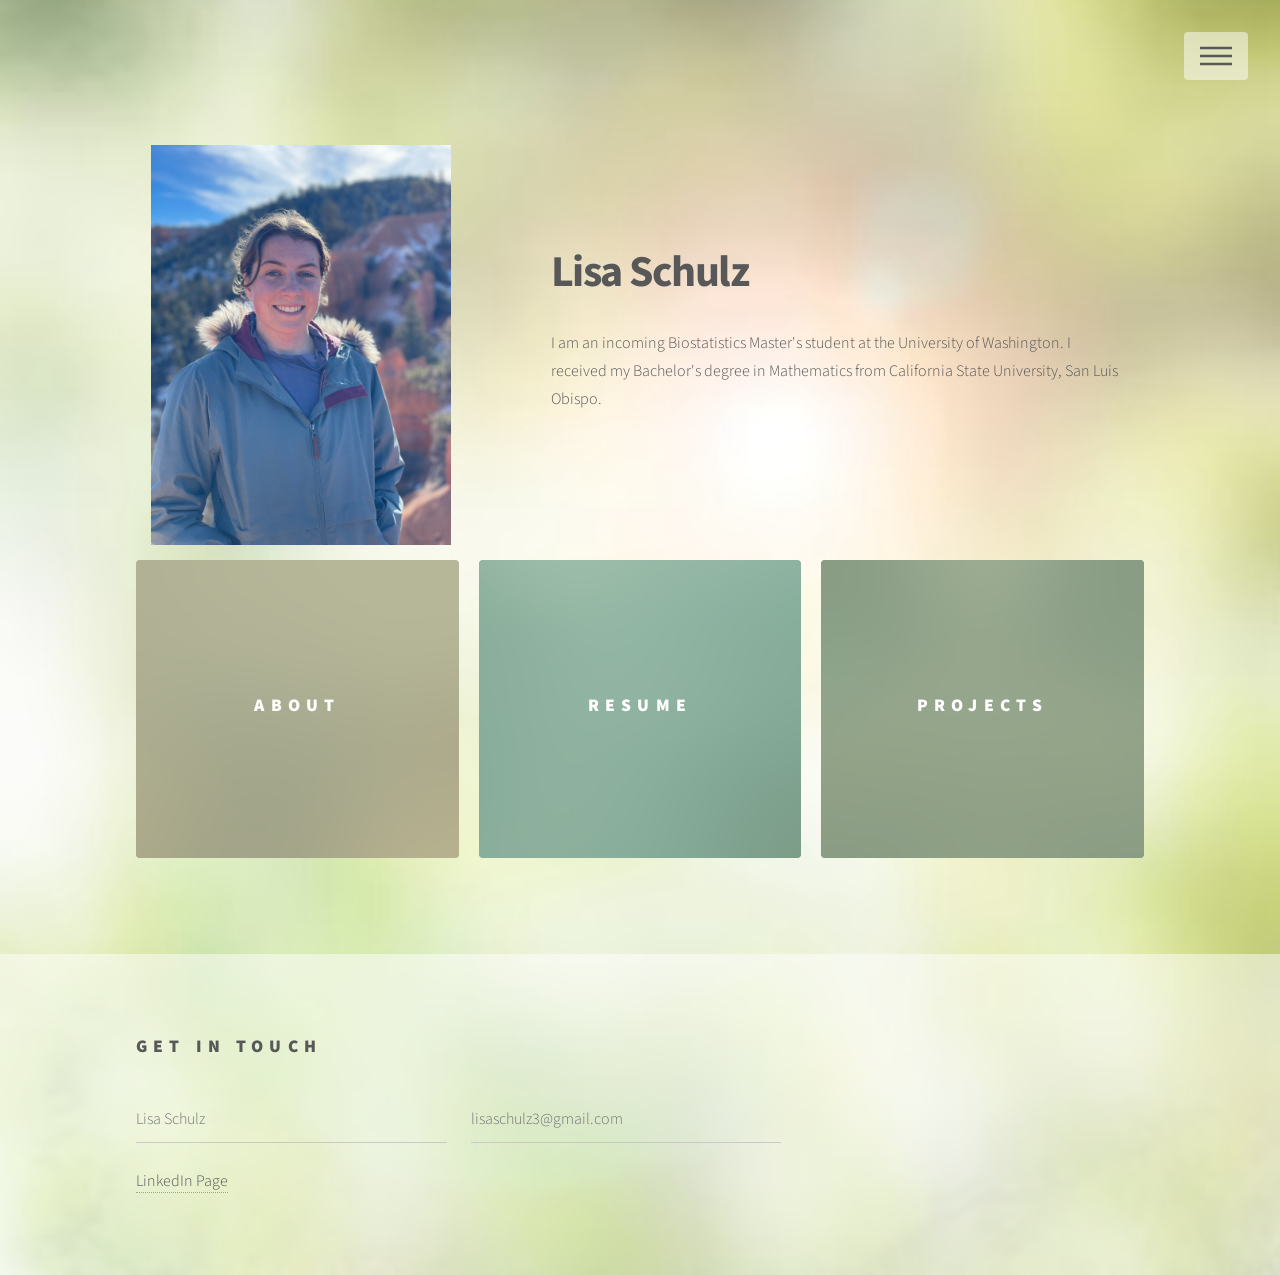
<file: index.html>
<!DOCTYPE HTML>
<!--
	Phantom by HTML5 UP
	html5up.net | @ajlkn
	Free for personal and commercial use under the CCA 3.0 license (html5up.net/license)
-->
<html>
	<head>
		<title>Lisa Schulz</title>
		<meta charset="utf-8" />
		<meta name="viewport" content="width=device-width, initial-scale=1, user-scalable=no" />
		<link rel="stylesheet" href="assets/css/main.css" />
		<noscript><link rel="stylesheet" href="assets/css/noscript.css" /></noscript>
		<style>
			#menu {
				background: rgba(37,65,23,.7);
			}
			#wrapper {
  			background: transparent;
}
			#main {
			background: transparent;
			}
			#footer {
			background: rgba(255, 255, 255, .5);
			}
			body {
			background-image: url("images/background2.png");
			background-size: cover;      /* makes the image fill the screen */
			background-repeat: no-repeat; 
			background-position: center; 
			margin: 0;
    }
			header {
			display: flex;
			align-items: center;
			gap: 100px;
			padding: 15px;
		}	

			header img {
				width: 300px;
				height: auto;
				object-fit: cover;
			}
			/* MOBILE layout */
@media (max-width: 700px) {
  header {
    flex-direction: column;   /* stack elements */
    text-align: center;
  }

  header img {
    order: 1;                 /* image first */
    width: 70%;
    max-width: 300px;
  }

  header .text {
    order: 2;                 /* title + description below image */
  }
}
			.text {
				display: flex;
				flex-direction: column;
				}

				.header-text h1 {
				margin: 0;
				font-size: 26px;
				}

				.header-text p {
				margin: 5px 0 0 0;
				}
		</style>
	</head>
	<body class="is-preload">
		<!-- Wrapper -->
			<div id="wrapper">

				<!-- Header -->
					<header id="header">
						<div class="inner">

							<!-- Nav -->
								<nav>
									<ul>
										<li><a href="#menu">Menu</a></li>
									</ul>
								</nav>

						</div>
					</header>

				<!-- Menu -->
					<nav id="menu">
						<h2>Menu</h2>
						<ul>
							<li><a href="index.html">Home</a></li>
							<li><a href="about.html">About</a></li>
							<li><a href="Resume_schulz_3_3.pdf">Resume</a></li>
							<li><a href="projects.html">Projects</a></li>
						</ul>
					</nav>

				<!-- Main -->
					<div id="main">
						<div class="inner">
							<header>
								<img  src="images/headshot.JPG" alt="" />

								<div class="text">
								<h1>Lisa Schulz<br />
								</h1>
								<p>I am an incoming Biostatistics Master's student at the University of Washington. I received my Bachelor's degree in
								Mathematics from California State University, San Luis Obispo.
								</p>
								</div>
							</header>
							<section class="tiles">
								<article class="style1">
									<span class="image">
										<img src="images/pic01.jpg" alt="" />
									</span>
									<a href="about.html">
										<h2>About</h2>
										<div class="content">
											
										</div>
									</a>
								</article>
								<article class="style2">
									<span class="image">
										<img src="images/pic02.jpg" alt="" />
									</span>
									<a href="Resume_schulz_3_3.pdf">
										<h2>Resume</h2>
										<div class="content">
											<p></p>
										</div>
									</a>
								</article>
								<article class="style3">
									<span class="image">
										<img src="images/pic03.jpg" alt="" />
									</span>
									<a href="projects.html">
										<h2>Projects</h2>
										<div class="content">
											<p></p>
										</div>
									</a>
								</article>
							
								
							</section>
						</div>
					</div>

				<!-- Footer -->
					<footer id="footer">
						<div class="inner">
							<section>
								<h2>Get in touch</h2>
								<form method="post" action="#">
									<div class="fields">
										<div class="field half">
											<input type="text" name="name" id="name" placeholder="Lisa Schulz" />
										</div>
										<div class="field half">
											<input type="email" name="email" id="email" placeholder="lisaschulz3@gmail.com" />
										</div>
										<div class="field">
											<a href="https://www.linkedin.com/in/lisa-schulz-4072202b8">LinkedIn Page</a>
										</div>
									</div>
								</form>
							</section>
							
							
						</div>
					</footer>

			</div>

		<!-- Scripts -->
			<script src="assets/js/jquery.min.js"></script>
			<script src="assets/js/browser.min.js"></script>
			<script src="assets/js/breakpoints.min.js"></script>
			<script src="assets/js/util.js"></script>
			<script src="assets/js/main.js"></script>

	</body>

</html>
</file>
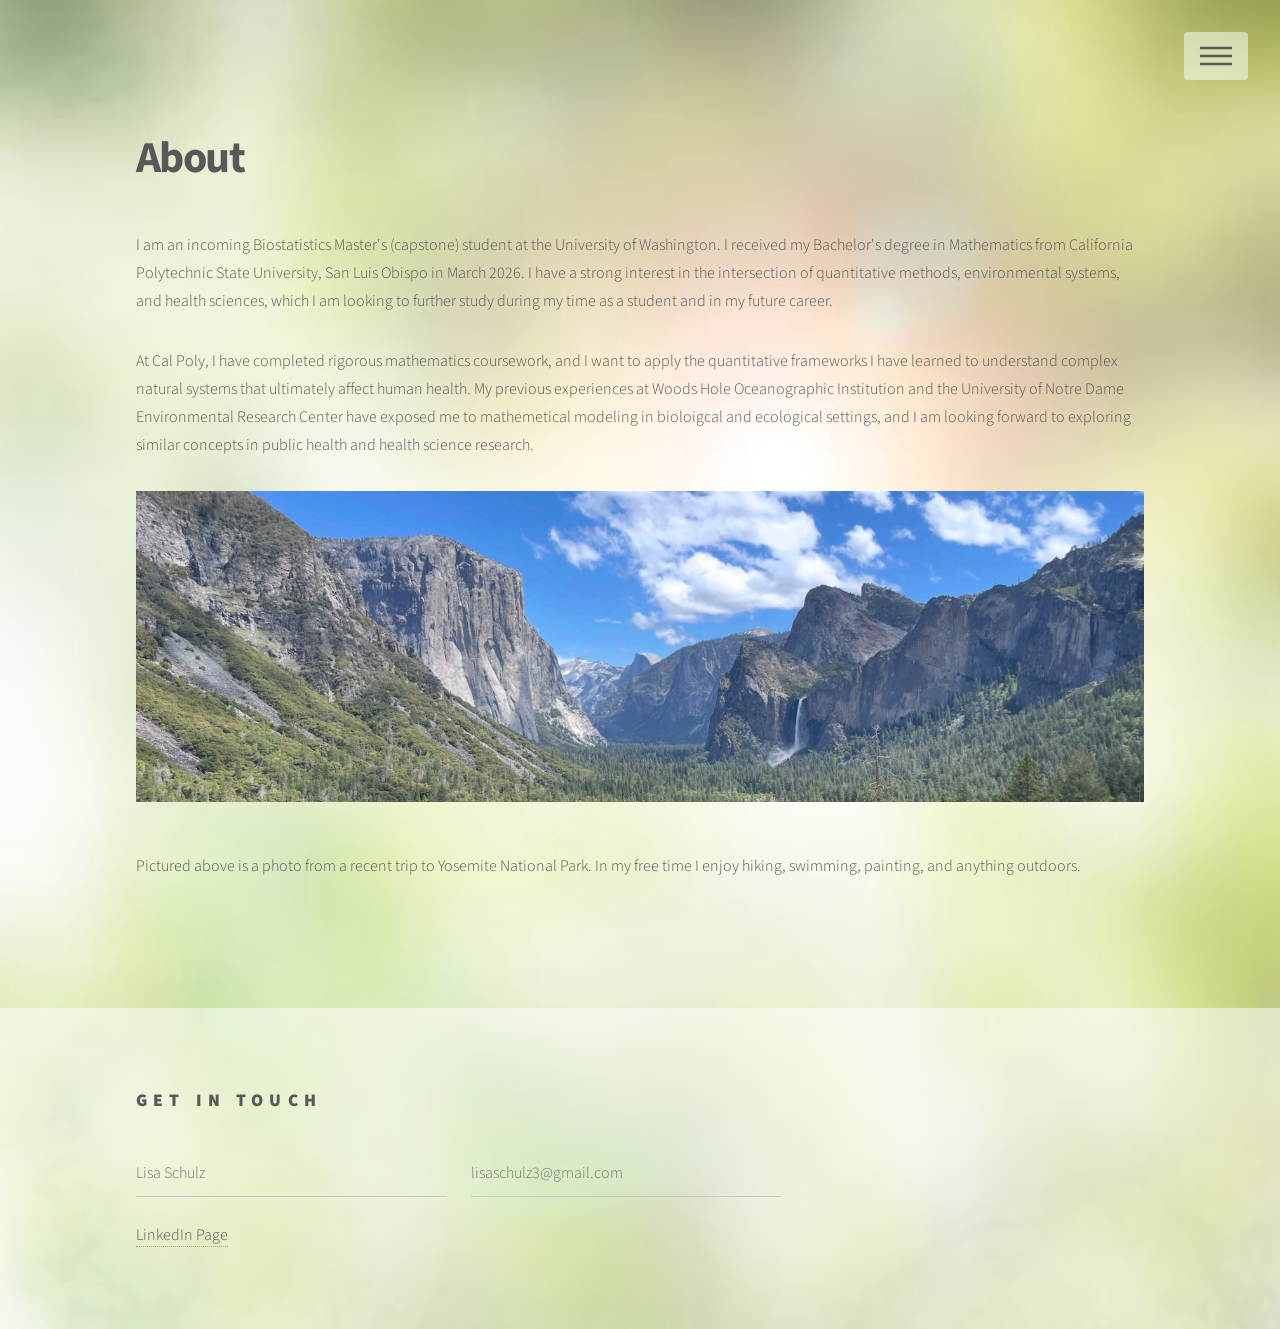
<file: about.html>
<!DOCTYPE HTML>
<!--
	Phantom by HTML5 UP
	html5up.net | @ajlkn
	Free for personal and commercial use under the CCA 3.0 license (html5up.net/license)
-->
<html>
	<head>
		<title>About</title>
		<meta charset="utf-8" />
		<meta name="viewport" content="width=device-width, initial-scale=1, user-scalable=no" />
		<link rel="stylesheet" href="assets/css/main.css" />
		<noscript><link rel="stylesheet" href="assets/css/noscript.css" /></noscript>
	<style>
        .header-image {
    display: block;
    margin: 10px auto;   /* centers the image */
    max-width: 100%;
	height: auto;
	margin-bottom: 50px;
  }
     
#menu {
				background: rgba(37,65,23,.7);
			}
			#wrapper {
  			background: transparent;
}
			#main {
			background: transparent;
			}
			#footer {
			background: rgba(255, 255, 255, .5);
			}
			body {
			background-image: url("images/background2.png");
			background-size: cover;      /* makes the image fill the screen */
			background-repeat: no-repeat; 
			background-position: center; 
			margin: 0;
    }
    </style>
    
    </head>


	<body class="is-preload">
		<!-- Wrapper -->
			<div id="wrapper">

				<!-- Header -->
					<header id="header">
						<div class="inner">

							<!-- Nav -->
								<nav>
									<ul>
										<li><a href="#menu">Menu</a></li>
									</ul>
								</nav>

						</div>
					</header>

				<!-- Menu -->
					<nav id="menu">
						<h2>Menu</h2>
						<ul>
							<li><a href="index.html">Home</a></li>
							<li><a href="about.html">About</a></li>
							<li><a href="Resume_schulz_3_3.pdf">Resume</a></li>
							<li><a href="projects.html">Projects</a></li>
						</ul>
					</nav>

				<!-- Main -->
					<div id="main">
						<div class="inner">
						<header>
							<h1>About</h1>
						</header>
                            
							<p>I am an incoming Biostatistics Master's (capstone) student at the University of Washington. I received my Bachelor's degree in Mathematics from California Polytechnic State University, 
                                San Luis Obispo in March 2026. I have a strong interest in the intersection of quantitative methods, environmental systems, and health sciences, which
                                I am looking to further study during my time as a student and in my future career. </p>
                                
                            <p>At Cal Poly, I have completed rigorous mathematics coursework, and I want to apply the quantitative frameworks I have learned to understand complex 
                                natural systems that ultimately affect human health. My previous experiences at Woods Hole Oceanographic Institution and the University of Notre Dame
                                Environmental Research Center have exposed me to mathemetical modeling in bioloigcal and ecological settings, and I am looking forward to exploring similar concepts
                                in public health and health science research.
                            
                            </p>
                            
							<img src="yosemiteimage.png" alt="" class="header-image"/>

							<p>Pictured above is a photo from a recent trip to Yosemite National Park. In my free time 
								I enjoy hiking, swimming, painting, and anything outdoors.
							</p>

						</div>
					</div>

				<!-- Footer -->
					<footer id="footer">
						<div class="inner">
							<section>
								<h2>Get in touch</h2>
								<form method="post" action="#">
									<div class="fields">
										<div class="field half">
											<input type="text" name="name" id="name" placeholder="Lisa Schulz" />
										</div>
										<div class="field half">
											<input type="email" name="email" id="email" placeholder="lisaschulz3@gmail.com" />
										</div>
										<div class="field">
											<a href="https://www.linkedin.com/in/lisa-schulz-4072202b8">LinkedIn Page</a>
										</div>
									</div>
								</form>
							</section>
							
							
						</div>
					</footer>

			</div>

		<!-- Scripts -->
			<script src="assets/js/jquery.min.js"></script>
			<script src="assets/js/browser.min.js"></script>
			<script src="assets/js/breakpoints.min.js"></script>
			<script src="assets/js/util.js"></script>
			<script src="assets/js/main.js"></script>

	</body>
</html>
</file>
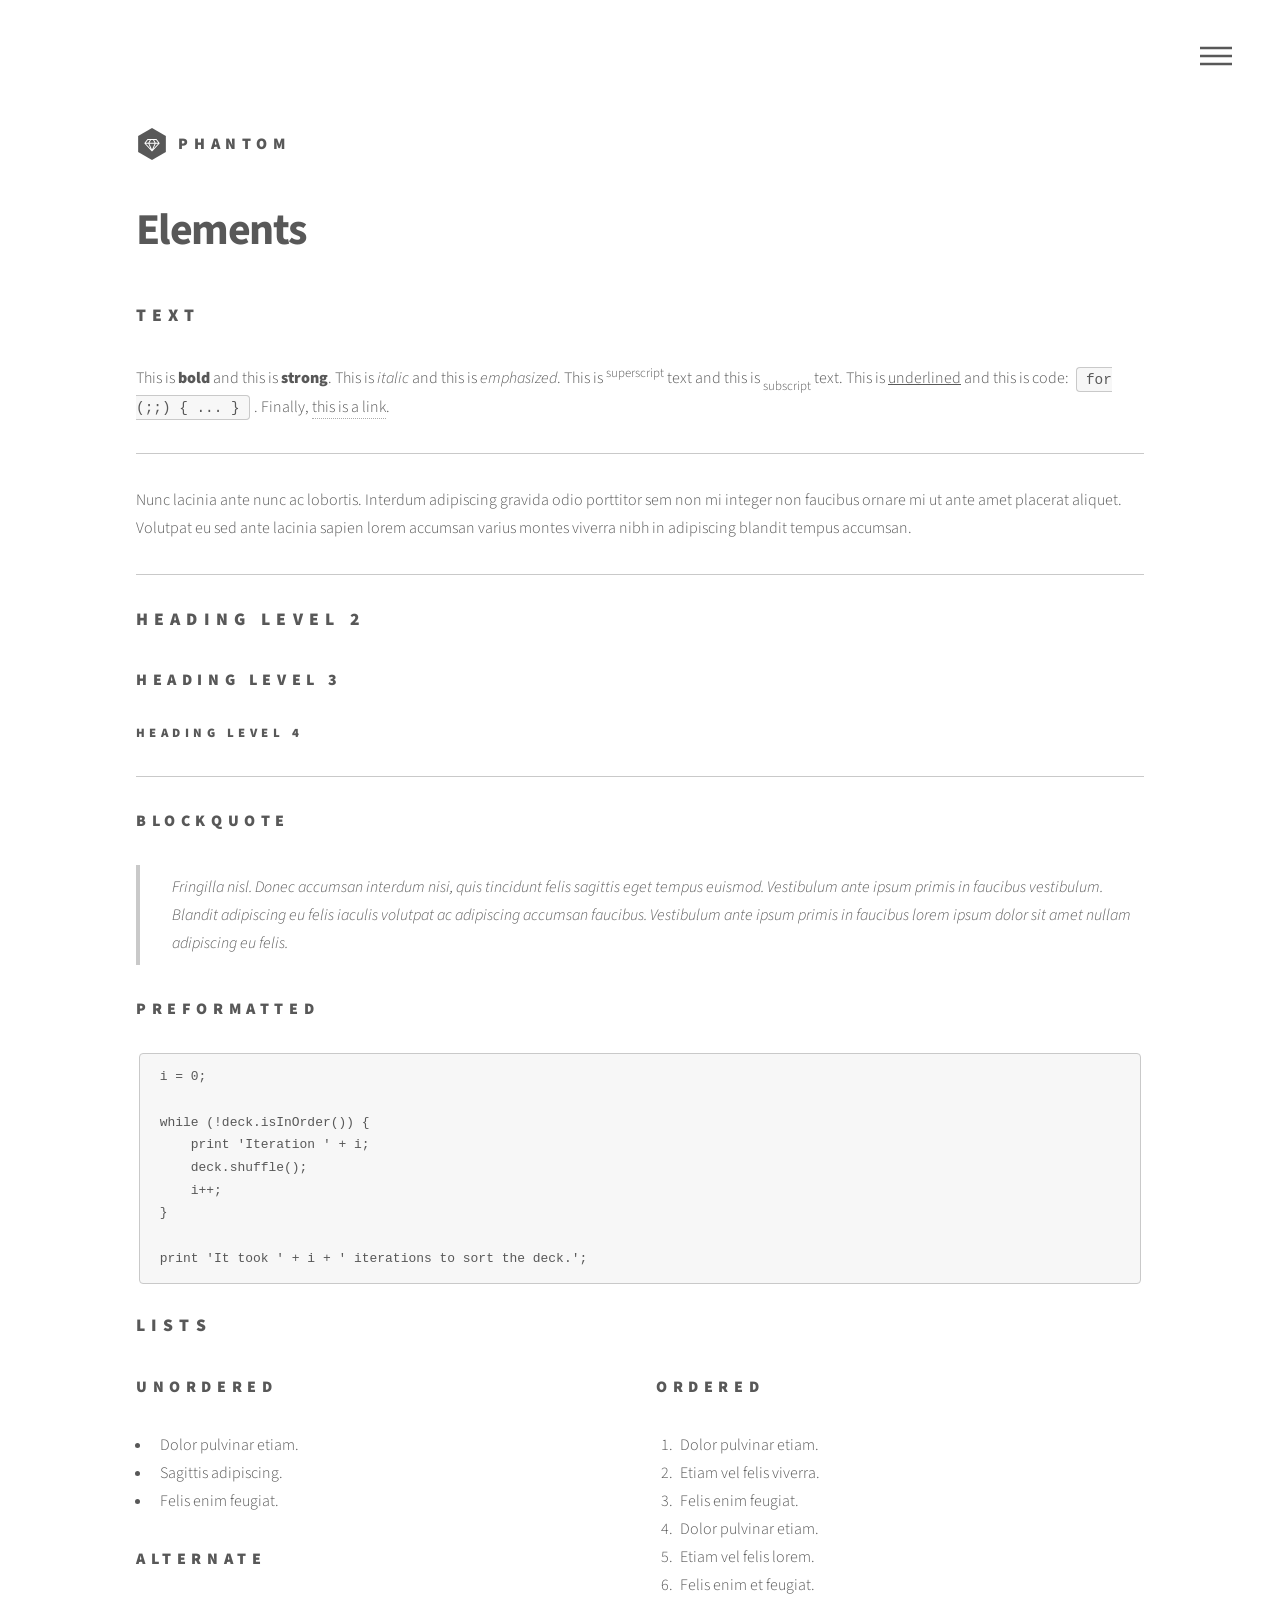
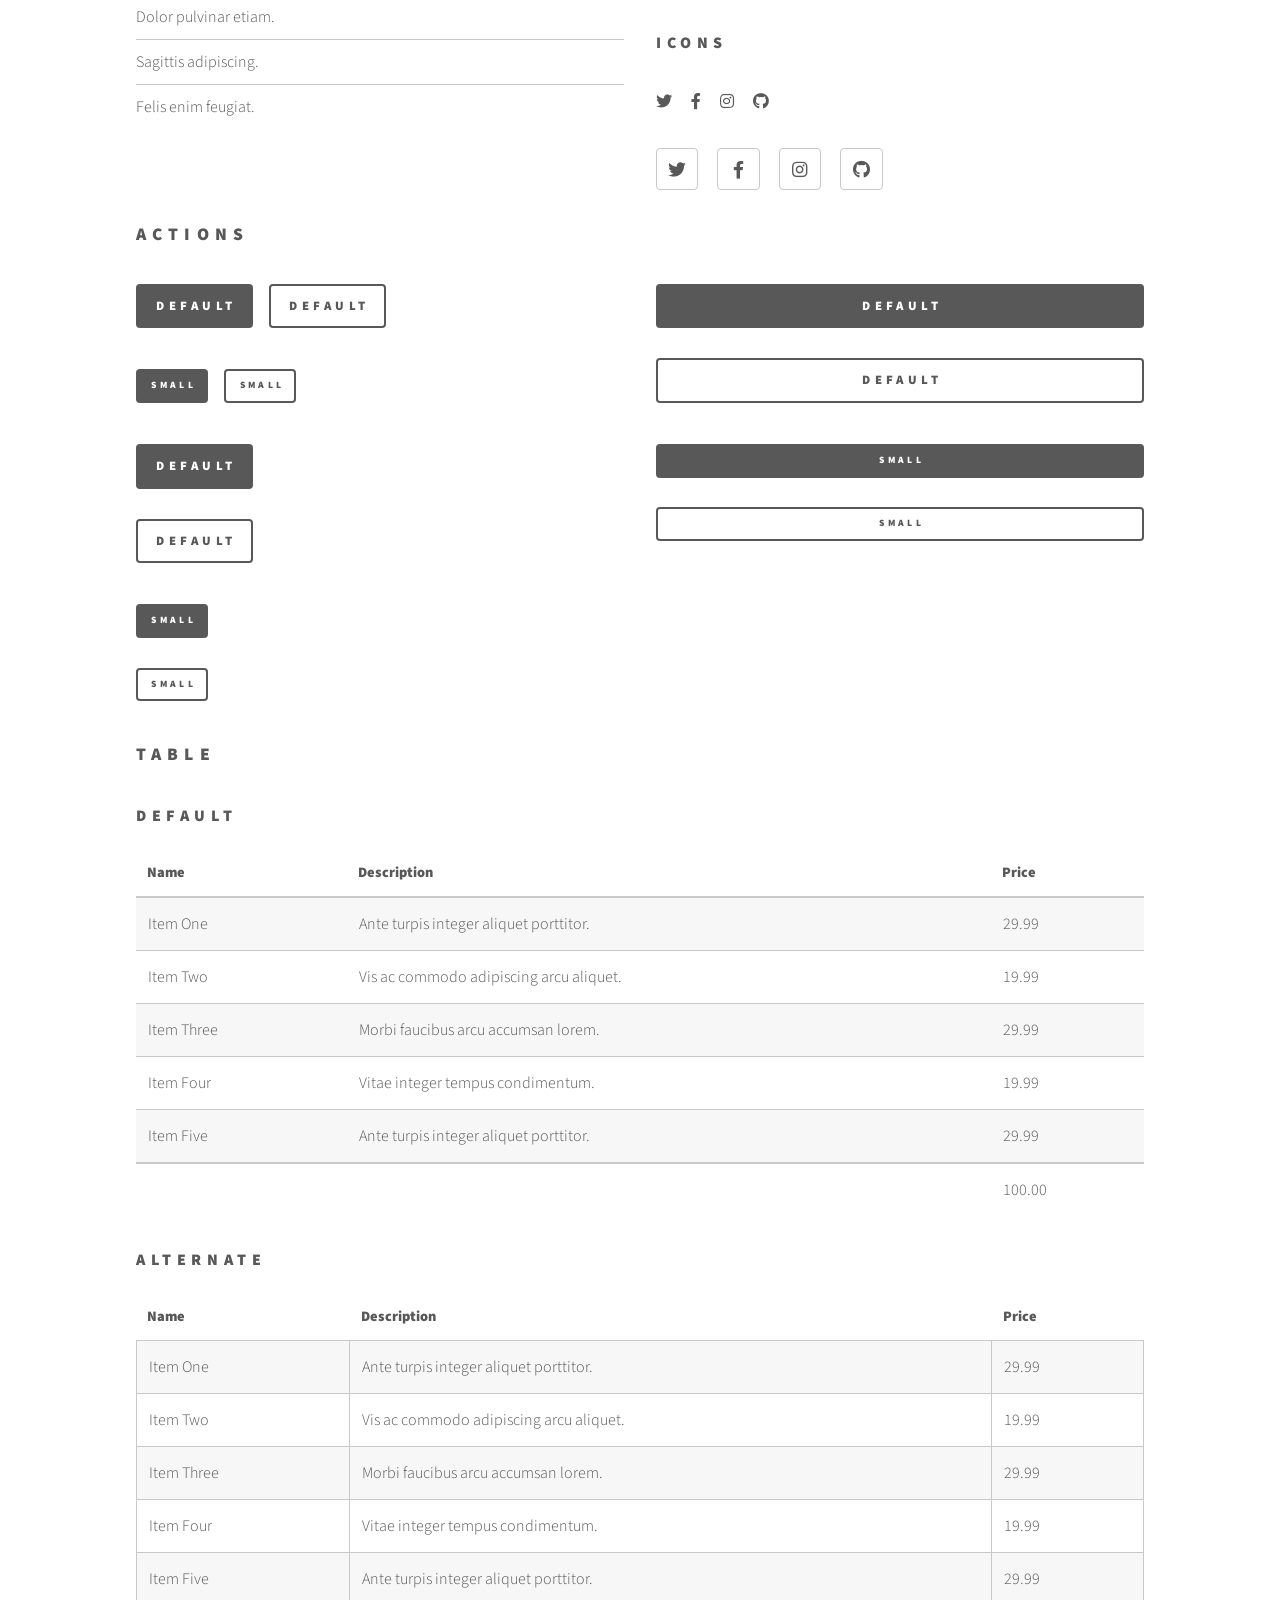
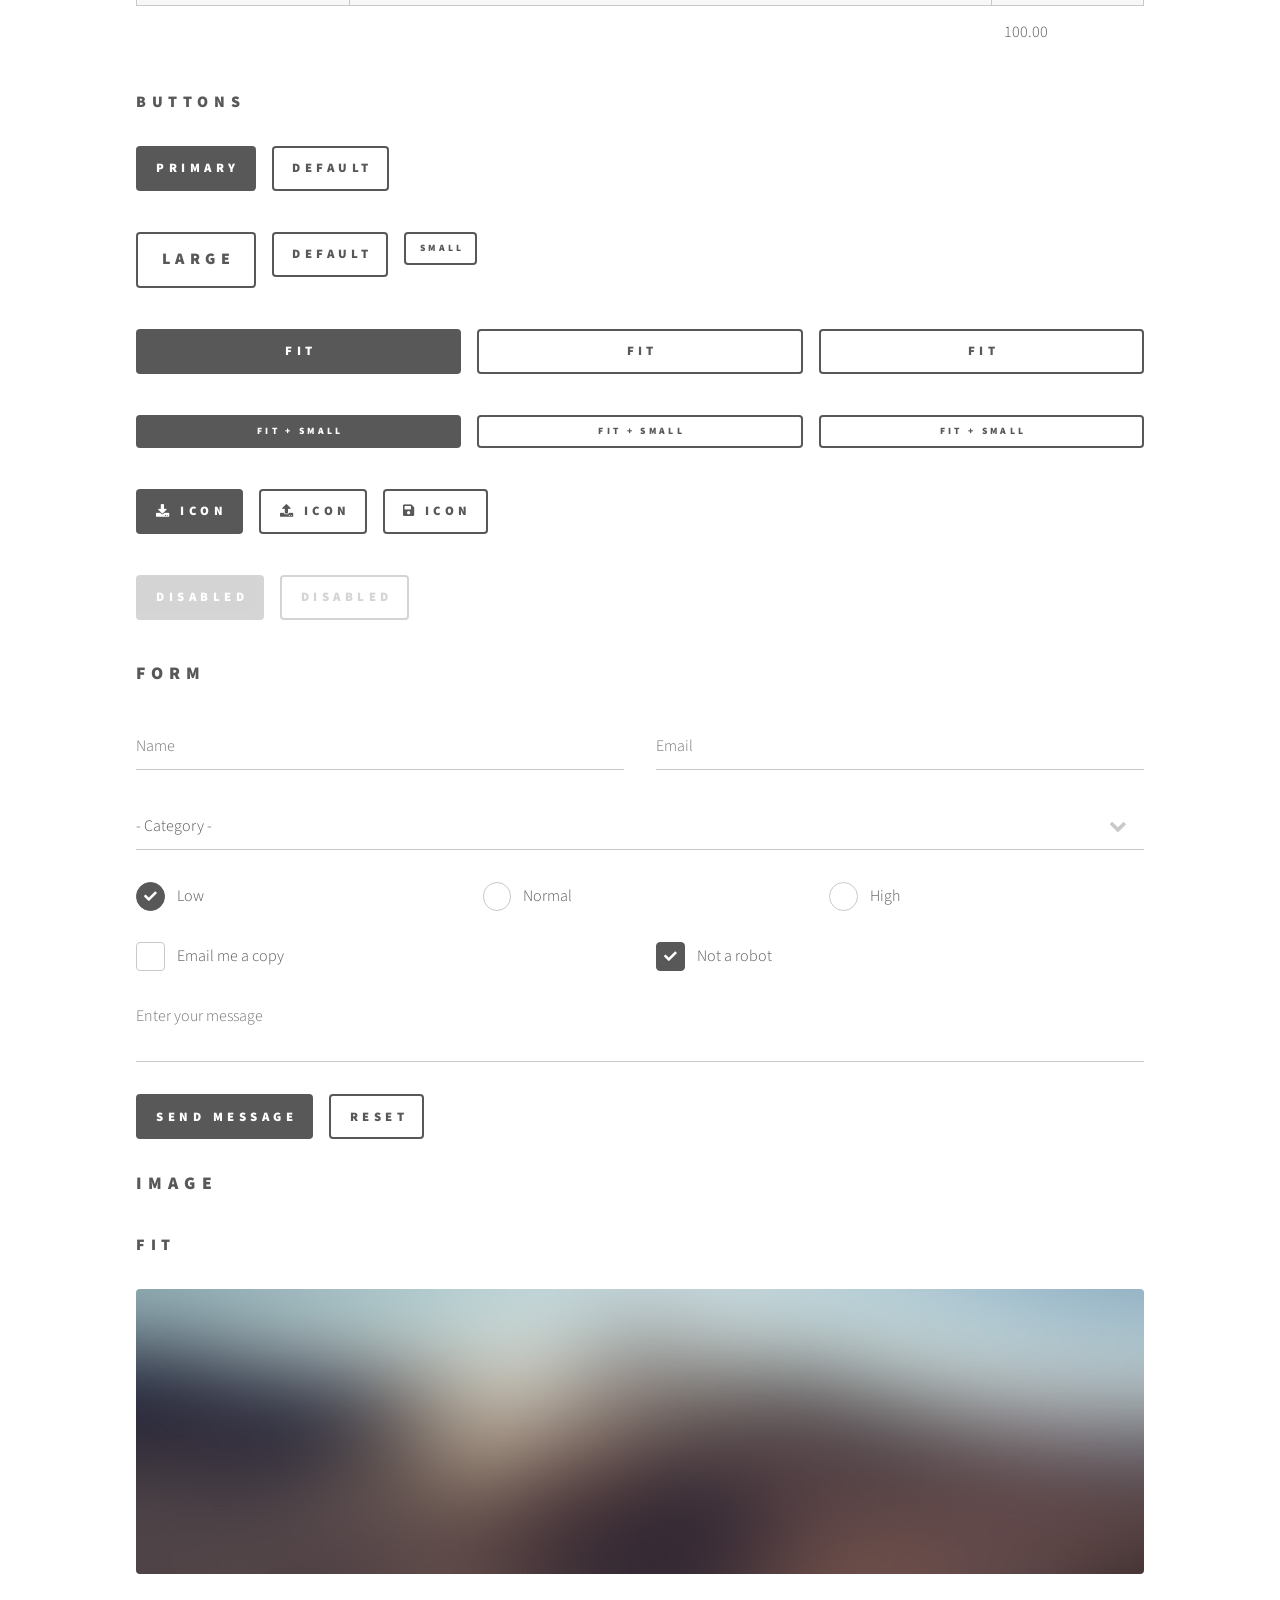
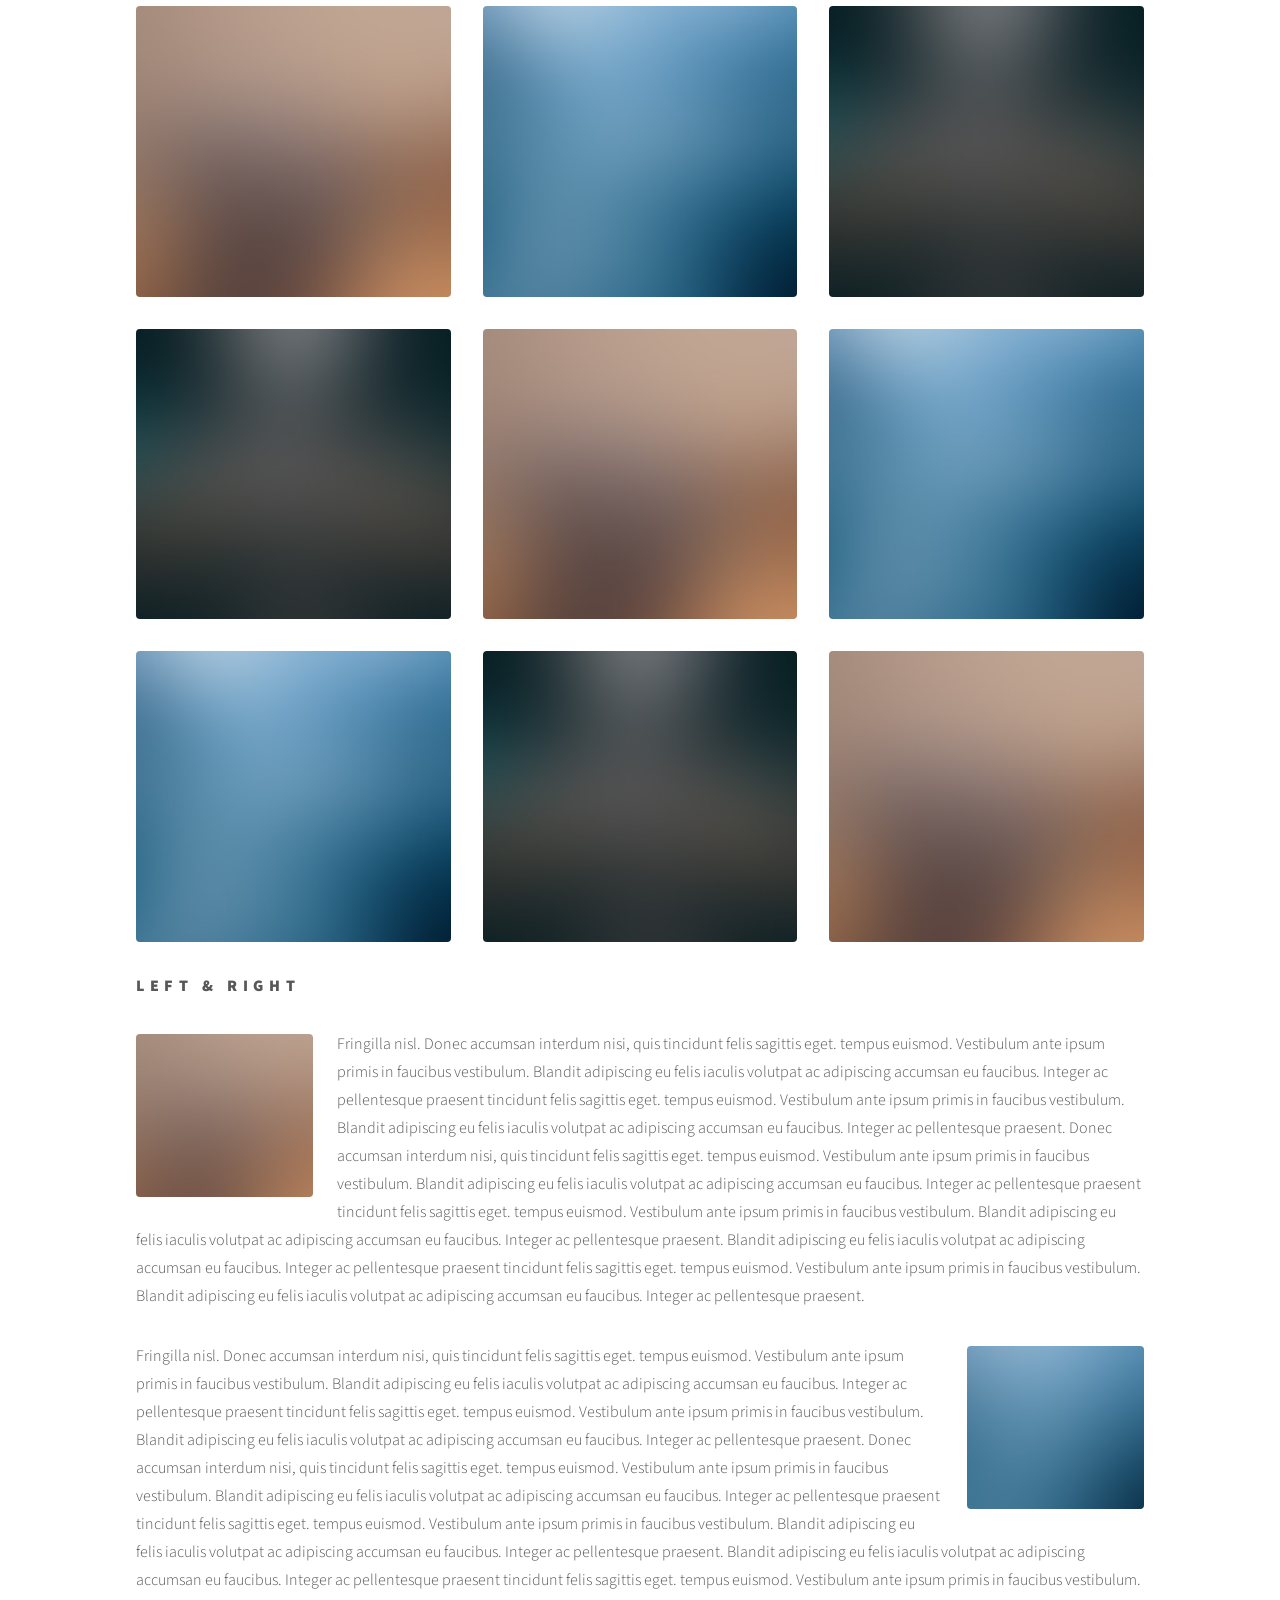
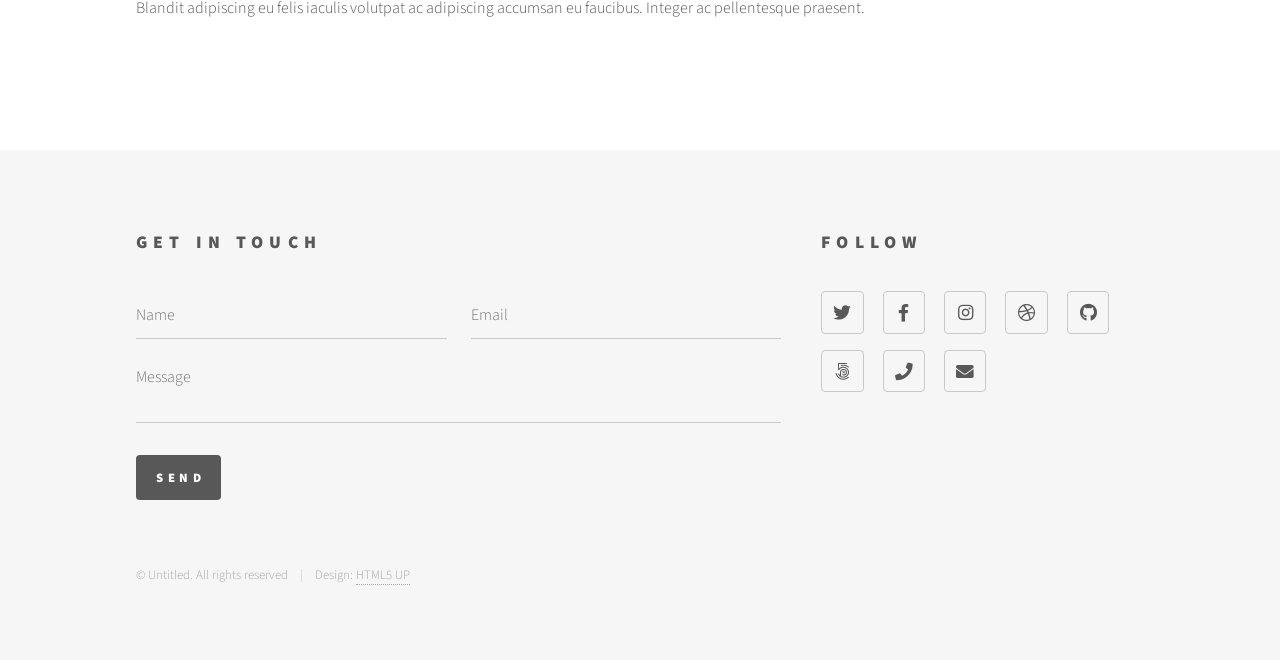
<file: elements.html>
<!DOCTYPE HTML>
<!--
	Phantom by HTML5 UP
	html5up.net | @ajlkn
	Free for personal and commercial use under the CCA 3.0 license (html5up.net/license)
-->
<html>
	<head>
		<title>Elements - Phantom by HTML5 UP</title>
		<meta charset="utf-8" />
		<meta name="viewport" content="width=device-width, initial-scale=1, user-scalable=no" />
		<link rel="stylesheet" href="assets/css/main.css" />
		<noscript><link rel="stylesheet" href="assets/css/noscript.css" /></noscript>
	</head>
	<body class="is-preload">
		<!-- Wrapper -->
			<div id="wrapper">

				<!-- Header -->
					<header id="header">
						<div class="inner">

							<!-- Logo -->
								<a href="index.html" class="logo">
									<span class="symbol"><img src="images/logo.svg" alt="" /></span><span class="title">Phantom</span>
								</a>

							<!-- Nav -->
								<nav>
									<ul>
										<li><a href="#menu">Menu</a></li>
									</ul>
								</nav>

						</div>
					</header>

				<!-- Menu -->
					<nav id="menu">
						<h2>Menu</h2>
						<ul>
							<li><a href="index.html">Home</a></li>
							<li><a href="generic.html">Ipsum veroeros</a></li>
							<li><a href="generic.html">Tempus etiam</a></li>
							<li><a href="generic.html">Consequat dolor</a></li>
							<li><a href="elements.html">Elements</a></li>
						</ul>
					</nav>

				<!-- Main -->
					<div id="main">
						<div class="inner">
							<h1>Elements</h1>

							<!-- Text -->
								<section>
									<h2>Text</h2>
									<p>This is <b>bold</b> and this is <strong>strong</strong>. This is <i>italic</i> and this is <em>emphasized</em>.
									This is <sup>superscript</sup> text and this is <sub>subscript</sub> text.
									This is <u>underlined</u> and this is code: <code>for (;;) { ... }</code>. Finally, <a href="#">this is a link</a>.</p>
									<hr />
									<p>Nunc lacinia ante nunc ac lobortis. Interdum adipiscing gravida odio porttitor sem non mi integer non faucibus ornare mi ut ante amet placerat aliquet. Volutpat eu sed ante lacinia sapien lorem accumsan varius montes viverra nibh in adipiscing blandit tempus accumsan.</p>
									<hr />
									<h2>Heading Level 2</h2>
									<h3>Heading Level 3</h3>
									<h4>Heading Level 4</h4>
									<hr />
									<h3>Blockquote</h3>
									<blockquote>Fringilla nisl. Donec accumsan interdum nisi, quis tincidunt felis sagittis eget tempus euismod. Vestibulum ante ipsum primis in faucibus vestibulum. Blandit adipiscing eu felis iaculis volutpat ac adipiscing accumsan faucibus. Vestibulum ante ipsum primis in faucibus lorem ipsum dolor sit amet nullam adipiscing eu felis.</blockquote>
									<h3>Preformatted</h3>
									<pre><code>i = 0;

while (!deck.isInOrder()) {
    print 'Iteration ' + i;
    deck.shuffle();
    i++;
}

print 'It took ' + i + ' iterations to sort the deck.';</code></pre>
								</section>

							<!-- Lists -->
								<section>
									<h2>Lists</h2>
									<div class="row">
										<div class="col-6 col-12-medium">
											<h3>Unordered</h3>
											<ul>
												<li>Dolor pulvinar etiam.</li>
												<li>Sagittis adipiscing.</li>
												<li>Felis enim feugiat.</li>
											</ul>
											<h3>Alternate</h3>
											<ul class="alt">
												<li>Dolor pulvinar etiam.</li>
												<li>Sagittis adipiscing.</li>
												<li>Felis enim feugiat.</li>
											</ul>
										</div>
										<div class="col-6 col-12-medium">
											<h3>Ordered</h3>
											<ol>
												<li>Dolor pulvinar etiam.</li>
												<li>Etiam vel felis viverra.</li>
												<li>Felis enim feugiat.</li>
												<li>Dolor pulvinar etiam.</li>
												<li>Etiam vel felis lorem.</li>
												<li>Felis enim et feugiat.</li>
											</ol>
											<h3>Icons</h3>
											<ul class="icons">
												<li><a href="#" class="icon brands style1 fa-twitter"><span class="label">Twitter</span></a></li>
												<li><a href="#" class="icon brands style1 fa-facebook-f"><span class="label">Facebook</span></a></li>
												<li><a href="#" class="icon brands style1 fa-instagram"><span class="label">Instagram</span></a></li>
												<li><a href="#" class="icon brands style1 fa-github"><span class="label">Github</span></a></li>
											</ul>
											<ul class="icons">
												<li><a href="#" class="icon brands style2 fa-twitter"><span class="label">Twitter</span></a></li>
												<li><a href="#" class="icon brands style2 fa-facebook-f"><span class="label">Facebook</span></a></li>
												<li><a href="#" class="icon brands style2 fa-instagram"><span class="label">Instagram</span></a></li>
												<li><a href="#" class="icon brands style2 fa-github"><span class="label">Github</span></a></li>
											</ul>
										</div>
									</div>
									<h2>Actions</h2>
									<div class="row">
										<div class="col-6 col-12-medium">
											<ul class="actions">
												<li><a href="#" class="button primary">Default</a></li>
												<li><a href="#" class="button">Default</a></li>
											</ul>
											<ul class="actions small">
												<li><a href="#" class="button primary small">Small</a></li>
												<li><a href="#" class="button small">Small</a></li>
											</ul>
											<ul class="actions stacked">
												<li><a href="#" class="button primary">Default</a></li>
												<li><a href="#" class="button">Default</a></li>
											</ul>
											<ul class="actions stacked">
												<li><a href="#" class="button primary small">Small</a></li>
												<li><a href="#" class="button small">Small</a></li>
											</ul>
										</div>
										<div class="col-6 col-12-medium">
											<ul class="actions stacked">
												<li><a href="#" class="button primary fit">Default</a></li>
												<li><a href="#" class="button fit">Default</a></li>
											</ul>
											<ul class="actions stacked">
												<li><a href="#" class="button primary small fit">Small</a></li>
												<li><a href="#" class="button small fit">Small</a></li>
											</ul>
										</div>
									</div>
								</section>

							<!-- Table -->
								<section>
									<h2>Table</h2>
									<h3>Default</h3>
									<div class="table-wrapper">
										<table>
											<thead>
												<tr>
													<th>Name</th>
													<th>Description</th>
													<th>Price</th>
												</tr>
											</thead>
											<tbody>
												<tr>
													<td>Item One</td>
													<td>Ante turpis integer aliquet porttitor.</td>
													<td>29.99</td>
												</tr>
												<tr>
													<td>Item Two</td>
													<td>Vis ac commodo adipiscing arcu aliquet.</td>
													<td>19.99</td>
												</tr>
												<tr>
													<td>Item Three</td>
													<td> Morbi faucibus arcu accumsan lorem.</td>
													<td>29.99</td>
												</tr>
												<tr>
													<td>Item Four</td>
													<td>Vitae integer tempus condimentum.</td>
													<td>19.99</td>
												</tr>
												<tr>
													<td>Item Five</td>
													<td>Ante turpis integer aliquet porttitor.</td>
													<td>29.99</td>
												</tr>
											</tbody>
											<tfoot>
												<tr>
													<td colspan="2"></td>
													<td>100.00</td>
												</tr>
											</tfoot>
										</table>
									</div>

									<h3>Alternate</h3>
									<div class="table-wrapper">
										<table class="alt">
											<thead>
												<tr>
													<th>Name</th>
													<th>Description</th>
													<th>Price</th>
												</tr>
											</thead>
											<tbody>
												<tr>
													<td>Item One</td>
													<td>Ante turpis integer aliquet porttitor.</td>
													<td>29.99</td>
												</tr>
												<tr>
													<td>Item Two</td>
													<td>Vis ac commodo adipiscing arcu aliquet.</td>
													<td>19.99</td>
												</tr>
												<tr>
													<td>Item Three</td>
													<td> Morbi faucibus arcu accumsan lorem.</td>
													<td>29.99</td>
												</tr>
												<tr>
													<td>Item Four</td>
													<td>Vitae integer tempus condimentum.</td>
													<td>19.99</td>
												</tr>
												<tr>
													<td>Item Five</td>
													<td>Ante turpis integer aliquet porttitor.</td>
													<td>29.99</td>
												</tr>
											</tbody>
											<tfoot>
												<tr>
													<td colspan="2"></td>
													<td>100.00</td>
												</tr>
											</tfoot>
										</table>
									</div>
								</section>

							<!-- Buttons -->
								<section>
									<h3>Buttons</h3>
									<ul class="actions">
										<li><a href="#" class="button primary">Primary</a></li>
										<li><a href="#" class="button">Default</a></li>
									</ul>
									<ul class="actions">
										<li><a href="#" class="button large">Large</a></li>
										<li><a href="#" class="button">Default</a></li>
										<li><a href="#" class="button small">Small</a></li>
									</ul>
									<ul class="actions fit">
										<li><a href="#" class="button primary fit">Fit</a></li>
										<li><a href="#" class="button fit">Fit</a></li>
										<li><a href="#" class="button fit">Fit</a></li>
									</ul>
									<ul class="actions fit small">
										<li><a href="#" class="button primary fit small">Fit + Small</a></li>
										<li><a href="#" class="button fit small">Fit + Small</a></li>
										<li><a href="#" class="button fit small">Fit + Small</a></li>
									</ul>
									<ul class="actions">
										<li><a href="#" class="button primary icon solid fa-download">Icon</a></li>
										<li><a href="#" class="button icon solid fa-upload">Icon</a></li>
										<li><a href="#" class="button icon solid fa-save">Icon</a></li>
									</ul>
									<ul class="actions">
										<li><span class="button primary disabled">Disabled</span></li>
										<li><span class="button disabled">Disabled</span></li>
									</ul>
								</section>

							<!-- Form -->
								<section>
									<h2>Form</h2>
									<form method="post" action="#">
										<div class="row gtr-uniform">
											<div class="col-6 col-12-xsmall">
												<input type="text" name="demo-name" id="demo-name" value="" placeholder="Name" />
											</div>
											<div class="col-6 col-12-xsmall">
												<input type="email" name="demo-email" id="demo-email" value="" placeholder="Email" />
											</div>
											<div class="col-12">
												<select name="demo-category" id="demo-category">
													<option value="">- Category -</option>
													<option value="1">Manufacturing</option>
													<option value="1">Shipping</option>
													<option value="1">Administration</option>
													<option value="1">Human Resources</option>
												</select>
											</div>
											<div class="col-4 col-12-small">
												<input type="radio" id="demo-priority-low" name="demo-priority" checked>
												<label for="demo-priority-low">Low</label>
											</div>
											<div class="col-4 col-12-small">
												<input type="radio" id="demo-priority-normal" name="demo-priority">
												<label for="demo-priority-normal">Normal</label>
											</div>
											<div class="col-4 col-12-small">
												<input type="radio" id="demo-priority-high" name="demo-priority">
												<label for="demo-priority-high">High</label>
											</div>
											<div class="col-6 col-12-small">
												<input type="checkbox" id="demo-copy" name="demo-copy">
												<label for="demo-copy">Email me a copy</label>
											</div>
											<div class="col-6 col-12-small">
												<input type="checkbox" id="demo-human" name="demo-human" checked>
												<label for="demo-human">Not a robot</label>
											</div>
											<div class="col-12">
												<textarea name="demo-message" id="demo-message" placeholder="Enter your message" rows="6"></textarea>
											</div>
											<div class="col-12">
												<ul class="actions">
													<li><input type="submit" value="Send Message" class="primary" /></li>
													<li><input type="reset" value="Reset" /></li>
												</ul>
											</div>
										</div>
									</form>
								</section>

							<!-- Image -->
								<section>
									<h2>Image</h2>
									<h3>Fit</h3>
									<div class="box alt">
										<div class="row gtr-uniform">
											<div class="col-12"><span class="image fit"><img src="images/pic13.jpg" alt="" /></span></div>
											<div class="col-4"><span class="image fit"><img src="images/pic01.jpg" alt="" /></span></div>
											<div class="col-4"><span class="image fit"><img src="images/pic02.jpg" alt="" /></span></div>
											<div class="col-4"><span class="image fit"><img src="images/pic03.jpg" alt="" /></span></div>
											<div class="col-4"><span class="image fit"><img src="images/pic03.jpg" alt="" /></span></div>
											<div class="col-4"><span class="image fit"><img src="images/pic01.jpg" alt="" /></span></div>
											<div class="col-4"><span class="image fit"><img src="images/pic02.jpg" alt="" /></span></div>
											<div class="col-4"><span class="image fit"><img src="images/pic02.jpg" alt="" /></span></div>
											<div class="col-4"><span class="image fit"><img src="images/pic03.jpg" alt="" /></span></div>
											<div class="col-4"><span class="image fit"><img src="images/pic01.jpg" alt="" /></span></div>
										</div>
									</div>
									<h3>Left &amp; Right</h3>
									<p><span class="image left"><img src="images/pic14.jpg" alt="" /></span>Fringilla nisl. Donec accumsan interdum nisi, quis tincidunt felis sagittis eget. tempus euismod. Vestibulum ante ipsum primis in faucibus vestibulum. Blandit adipiscing eu felis iaculis volutpat ac adipiscing accumsan eu faucibus. Integer ac pellentesque praesent tincidunt felis sagittis eget. tempus euismod. Vestibulum ante ipsum primis in faucibus vestibulum. Blandit adipiscing eu felis iaculis volutpat ac adipiscing accumsan eu faucibus. Integer ac pellentesque praesent. Donec accumsan interdum nisi, quis tincidunt felis sagittis eget. tempus euismod. Vestibulum ante ipsum primis in faucibus vestibulum. Blandit adipiscing eu felis iaculis volutpat ac adipiscing accumsan eu faucibus. Integer ac pellentesque praesent tincidunt felis sagittis eget. tempus euismod. Vestibulum ante ipsum primis in faucibus vestibulum. Blandit adipiscing eu felis iaculis volutpat ac adipiscing accumsan eu faucibus. Integer ac pellentesque praesent. Blandit adipiscing eu felis iaculis volutpat ac adipiscing accumsan eu faucibus. Integer ac pellentesque praesent tincidunt felis sagittis eget. tempus euismod. Vestibulum ante ipsum primis in faucibus vestibulum. Blandit adipiscing eu felis iaculis volutpat ac adipiscing accumsan eu faucibus. Integer ac pellentesque praesent.</p>
									<p><span class="image right"><img src="images/pic15.jpg" alt="" /></span>Fringilla nisl. Donec accumsan interdum nisi, quis tincidunt felis sagittis eget. tempus euismod. Vestibulum ante ipsum primis in faucibus vestibulum. Blandit adipiscing eu felis iaculis volutpat ac adipiscing accumsan eu faucibus. Integer ac pellentesque praesent tincidunt felis sagittis eget. tempus euismod. Vestibulum ante ipsum primis in faucibus vestibulum. Blandit adipiscing eu felis iaculis volutpat ac adipiscing accumsan eu faucibus. Integer ac pellentesque praesent. Donec accumsan interdum nisi, quis tincidunt felis sagittis eget. tempus euismod. Vestibulum ante ipsum primis in faucibus vestibulum. Blandit adipiscing eu felis iaculis volutpat ac adipiscing accumsan eu faucibus. Integer ac pellentesque praesent tincidunt felis sagittis eget. tempus euismod. Vestibulum ante ipsum primis in faucibus vestibulum. Blandit adipiscing eu felis iaculis volutpat ac adipiscing accumsan eu faucibus. Integer ac pellentesque praesent. Blandit adipiscing eu felis iaculis volutpat ac adipiscing accumsan eu faucibus. Integer ac pellentesque praesent tincidunt felis sagittis eget. tempus euismod. Vestibulum ante ipsum primis in faucibus vestibulum. Blandit adipiscing eu felis iaculis volutpat ac adipiscing accumsan eu faucibus. Integer ac pellentesque praesent.</p>
								</section>

						</div>
					</div>

				<!-- Footer -->
					<footer id="footer">
						<div class="inner">
							<section>
								<h2>Get in touch</h2>
								<form method="post" action="#">
									<div class="fields">
										<div class="field half">
											<input type="text" name="name" id="name" placeholder="Name" />
										</div>
										<div class="field half">
											<input type="email" name="email" id="email" placeholder="Email" />
										</div>
										<div class="field">
											<textarea name="message" id="message" placeholder="Message"></textarea>
										</div>
									</div>
									<ul class="actions">
										<li><input type="submit" value="Send" class="primary" /></li>
									</ul>
								</form>
							</section>
							<section>
								<h2>Follow</h2>
								<ul class="icons">
									<li><a href="#" class="icon brands style2 fa-twitter"><span class="label">Twitter</span></a></li>
									<li><a href="#" class="icon brands style2 fa-facebook-f"><span class="label">Facebook</span></a></li>
									<li><a href="#" class="icon brands style2 fa-instagram"><span class="label">Instagram</span></a></li>
									<li><a href="#" class="icon brands style2 fa-dribbble"><span class="label">Dribbble</span></a></li>
									<li><a href="#" class="icon brands style2 fa-github"><span class="label">GitHub</span></a></li>
									<li><a href="#" class="icon brands style2 fa-500px"><span class="label">500px</span></a></li>
									<li><a href="#" class="icon solid style2 fa-phone"><span class="label">Phone</span></a></li>
									<li><a href="#" class="icon solid style2 fa-envelope"><span class="label">Email</span></a></li>
								</ul>
							</section>
							<ul class="copyright">
								<li>&copy; Untitled. All rights reserved</li><li>Design: <a href="http://html5up.net">HTML5 UP</a></li>
							</ul>
						</div>
					</footer>

			</div>

		<!-- Scripts -->
			<script src="assets/js/jquery.min.js"></script>
			<script src="assets/js/browser.min.js"></script>
			<script src="assets/js/breakpoints.min.js"></script>
			<script src="assets/js/util.js"></script>
			<script src="assets/js/main.js"></script>

	</body>
</html>
</file>
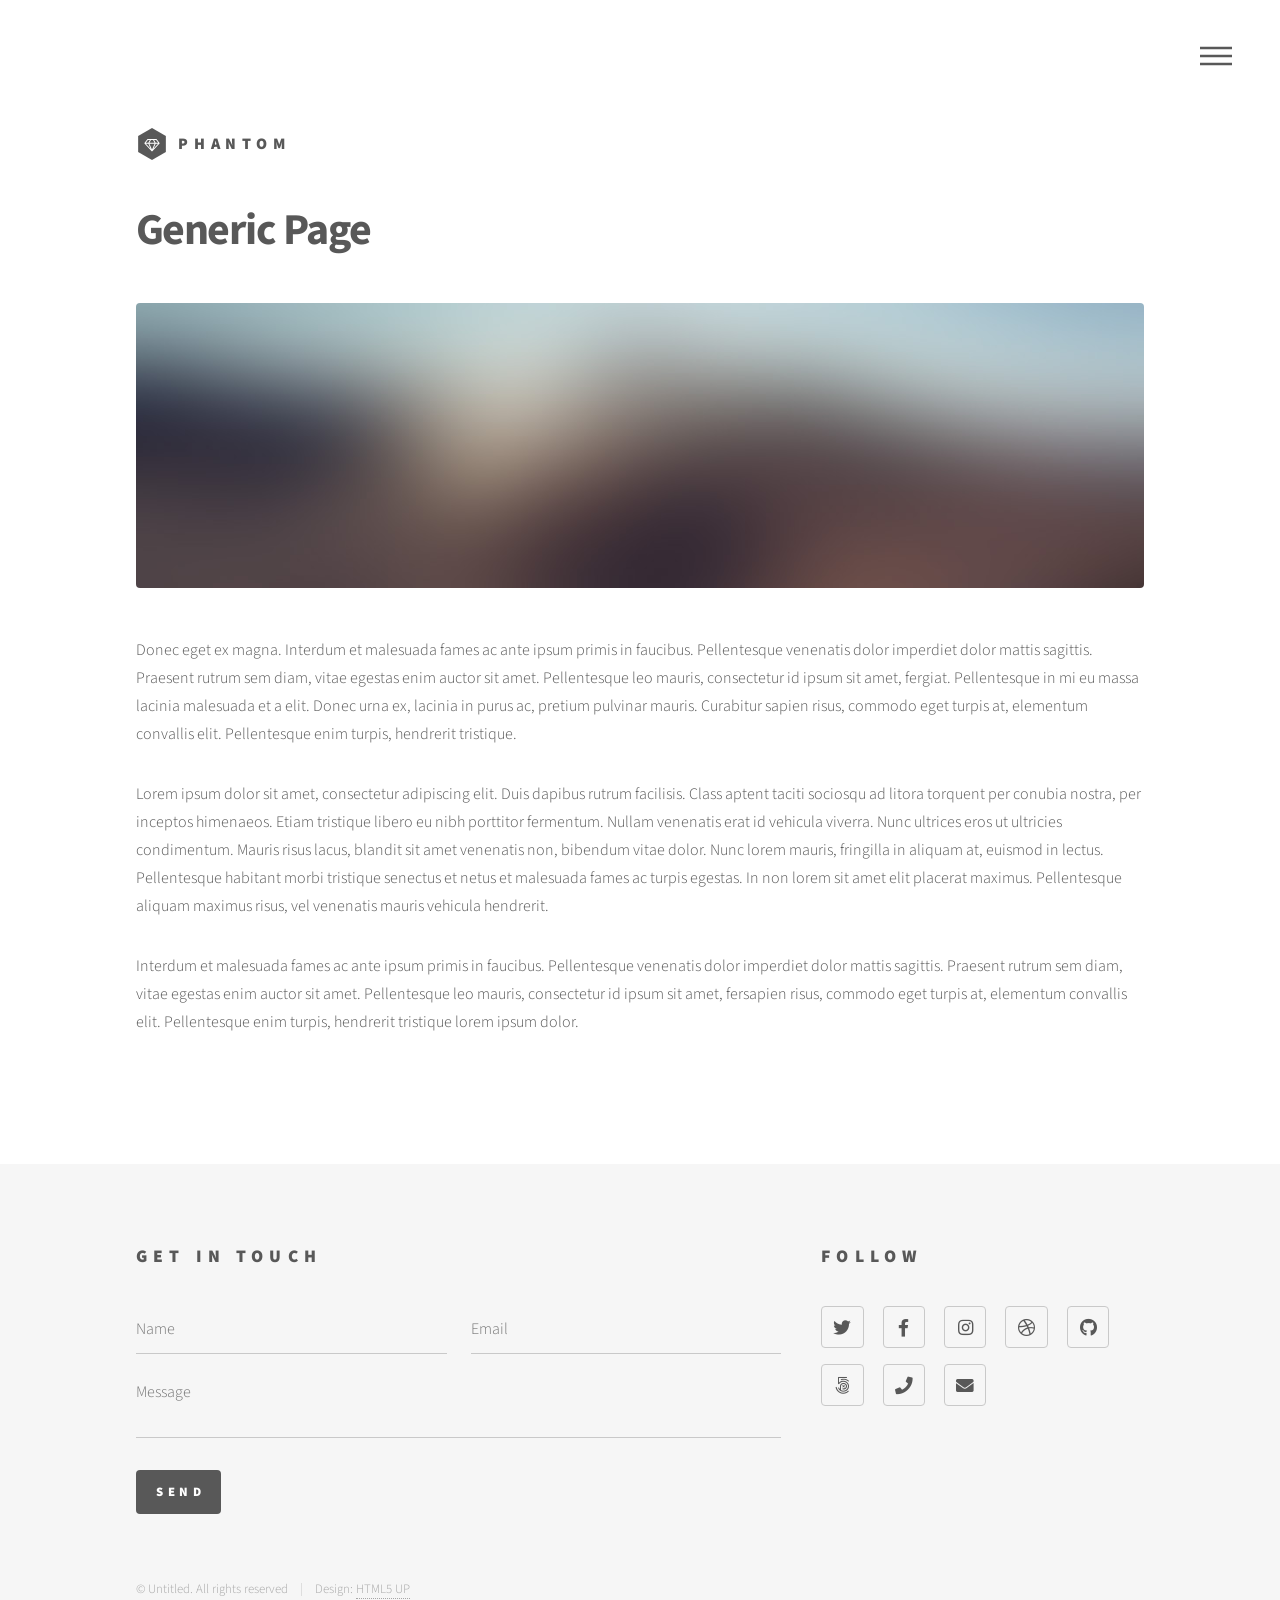
<file: generic.html>
<!DOCTYPE HTML>
<!--
	Phantom by HTML5 UP
	html5up.net | @ajlkn
	Free for personal and commercial use under the CCA 3.0 license (html5up.net/license)
-->
<html>
	<head>
		<title>Generic - Phantom by HTML5 UP</title>
		<meta charset="utf-8" />
		<meta name="viewport" content="width=device-width, initial-scale=1, user-scalable=no" />
		<link rel="stylesheet" href="assets/css/main.css" />
		<noscript><link rel="stylesheet" href="assets/css/noscript.css" /></noscript>
	</head>
	<body class="is-preload">
		<!-- Wrapper -->
			<div id="wrapper">

				<!-- Header -->
					<header id="header">
						<div class="inner">

							<!-- Logo -->
								<a href="index.html" class="logo">
									<span class="symbol"><img src="images/logo.svg" alt="" /></span><span class="title">Phantom</span>
								</a>

							<!-- Nav -->
								<nav>
									<ul>
										<li><a href="#menu">Menu</a></li>
									</ul>
								</nav>

						</div>
					</header>

				<!-- Menu -->
					<nav id="menu">
						<h2>Menu</h2>
						<ul>
							<li><a href="index.html">Home</a></li>
							<li><a href="generic.html">Ipsum veroeros</a></li>
							<li><a href="generic.html">Tempus etiam</a></li>
							<li><a href="generic.html">Consequat dolor</a></li>
							<li><a href="elements.html">Elements</a></li>
						</ul>
					</nav>

				<!-- Main -->
					<div id="main">
						<div class="inner">
							<h1>Generic Page</h1>
							<span class="image main"><img src="images/pic13.jpg" alt="" /></span>
							<p>Donec eget ex magna. Interdum et malesuada fames ac ante ipsum primis in faucibus. Pellentesque venenatis dolor imperdiet dolor mattis sagittis. Praesent rutrum sem diam, vitae egestas enim auctor sit amet. Pellentesque leo mauris, consectetur id ipsum sit amet, fergiat. Pellentesque in mi eu massa lacinia malesuada et a elit. Donec urna ex, lacinia in purus ac, pretium pulvinar mauris. Curabitur sapien risus, commodo eget turpis at, elementum convallis elit. Pellentesque enim turpis, hendrerit tristique.</p>
							<p>Lorem ipsum dolor sit amet, consectetur adipiscing elit. Duis dapibus rutrum facilisis. Class aptent taciti sociosqu ad litora torquent per conubia nostra, per inceptos himenaeos. Etiam tristique libero eu nibh porttitor fermentum. Nullam venenatis erat id vehicula viverra. Nunc ultrices eros ut ultricies condimentum. Mauris risus lacus, blandit sit amet venenatis non, bibendum vitae dolor. Nunc lorem mauris, fringilla in aliquam at, euismod in lectus. Pellentesque habitant morbi tristique senectus et netus et malesuada fames ac turpis egestas. In non lorem sit amet elit placerat maximus. Pellentesque aliquam maximus risus, vel venenatis mauris vehicula hendrerit.</p>
							<p>Interdum et malesuada fames ac ante ipsum primis in faucibus. Pellentesque venenatis dolor imperdiet dolor mattis sagittis. Praesent rutrum sem diam, vitae egestas enim auctor sit amet. Pellentesque leo mauris, consectetur id ipsum sit amet, fersapien risus, commodo eget turpis at, elementum convallis elit. Pellentesque enim turpis, hendrerit tristique lorem ipsum dolor.</p>
						</div>
					</div>

				<!-- Footer -->
					<footer id="footer">
						<div class="inner">
							<section>
								<h2>Get in touch</h2>
								<form method="post" action="#">
									<div class="fields">
										<div class="field half">
											<input type="text" name="name" id="name" placeholder="Name" />
										</div>
										<div class="field half">
											<input type="email" name="email" id="email" placeholder="Email" />
										</div>
										<div class="field">
											<textarea name="message" id="message" placeholder="Message"></textarea>
										</div>
									</div>
									<ul class="actions">
										<li><input type="submit" value="Send" class="primary" /></li>
									</ul>
								</form>
							</section>
							<section>
								<h2>Follow</h2>
								<ul class="icons">
									<li><a href="#" class="icon brands style2 fa-twitter"><span class="label">Twitter</span></a></li>
									<li><a href="#" class="icon brands style2 fa-facebook-f"><span class="label">Facebook</span></a></li>
									<li><a href="#" class="icon brands style2 fa-instagram"><span class="label">Instagram</span></a></li>
									<li><a href="#" class="icon brands style2 fa-dribbble"><span class="label">Dribbble</span></a></li>
									<li><a href="#" class="icon brands style2 fa-github"><span class="label">GitHub</span></a></li>
									<li><a href="#" class="icon brands style2 fa-500px"><span class="label">500px</span></a></li>
									<li><a href="#" class="icon solid style2 fa-phone"><span class="label">Phone</span></a></li>
									<li><a href="#" class="icon solid style2 fa-envelope"><span class="label">Email</span></a></li>
								</ul>
							</section>
							<ul class="copyright">
								<li>&copy; Untitled. All rights reserved</li><li>Design: <a href="http://html5up.net">HTML5 UP</a></li>
							</ul>
						</div>
					</footer>

			</div>

		<!-- Scripts -->
			<script src="assets/js/jquery.min.js"></script>
			<script src="assets/js/browser.min.js"></script>
			<script src="assets/js/breakpoints.min.js"></script>
			<script src="assets/js/util.js"></script>
			<script src="assets/js/main.js"></script>

	</body>
</html>
</file>
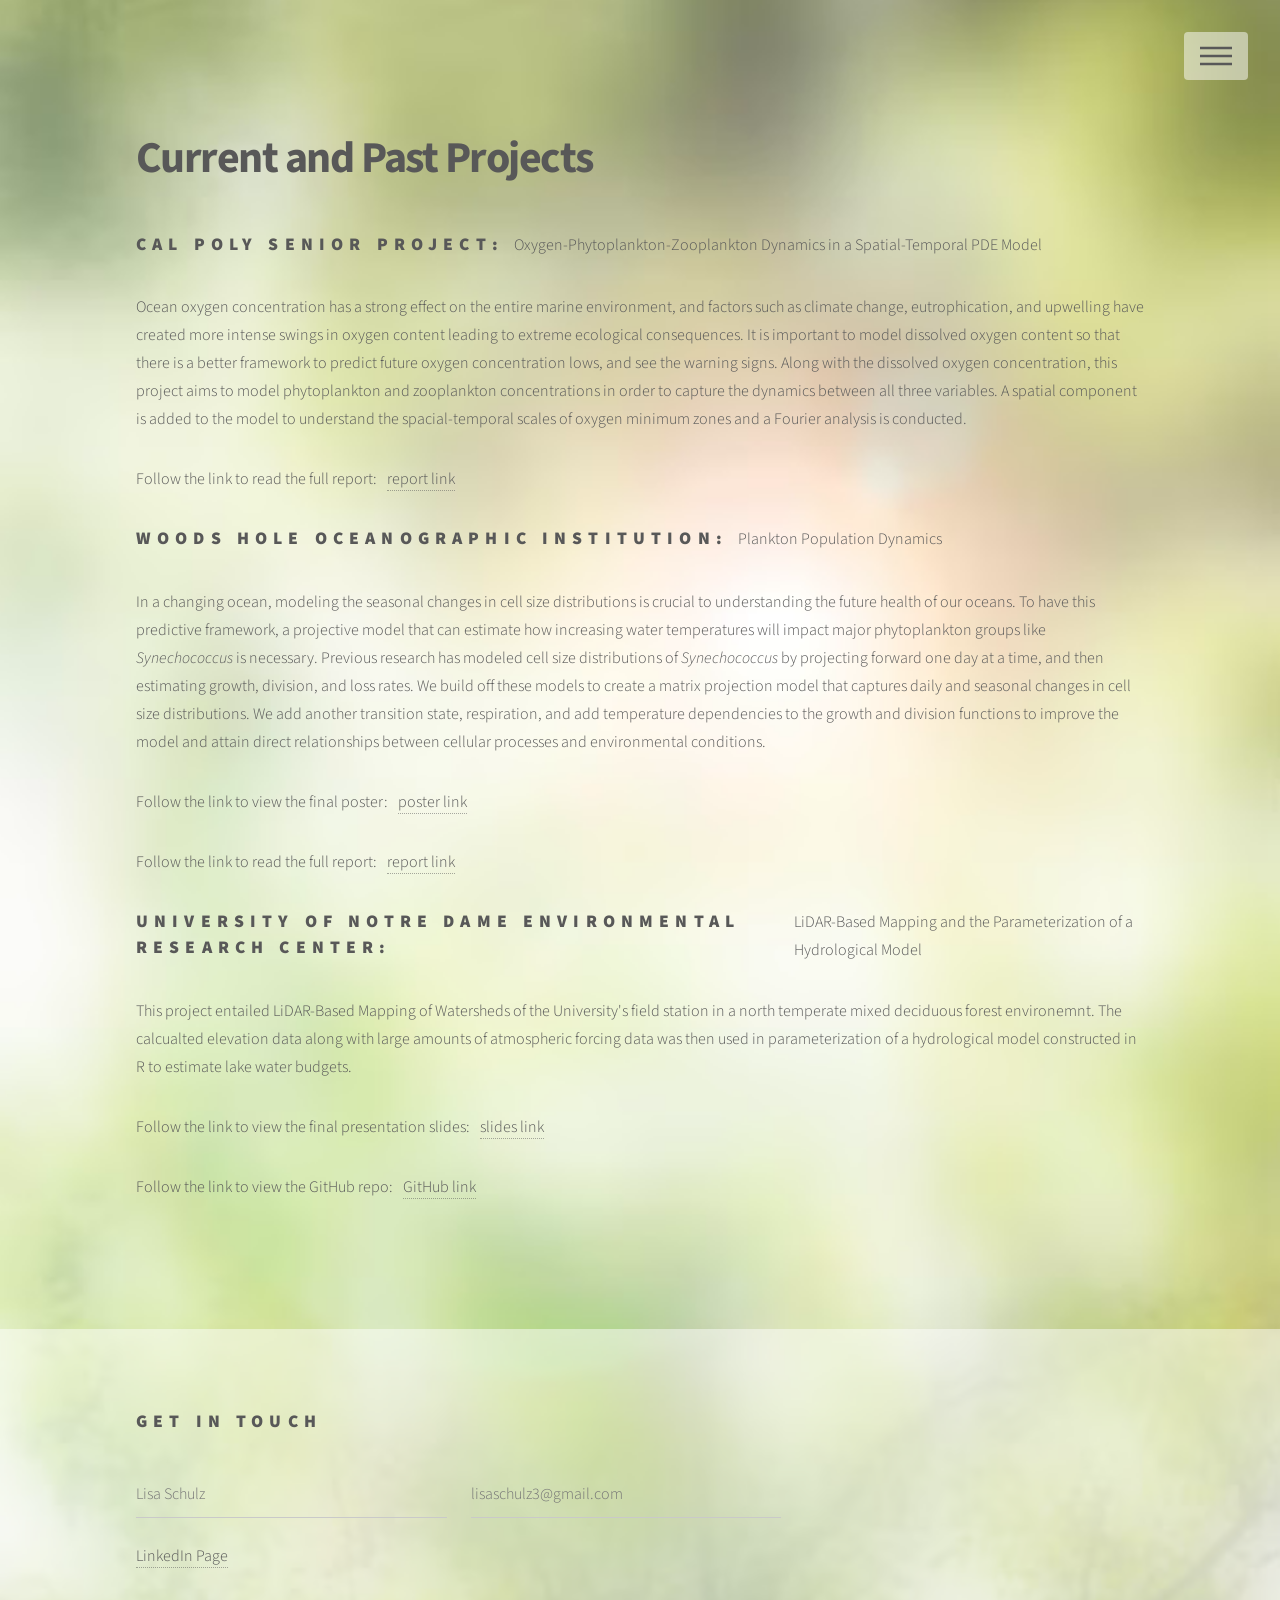
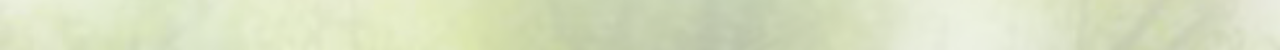
<file: projects.html>
<!DOCTYPE HTML>
<!--
	Phantom by HTML5 UP
	html5up.net | @ajlkn
	Free for personal and commercial use under the CCA 3.0 license (html5up.net/license)
-->
<html>
	<head>
		<title>Projects</title>
		<meta charset="utf-8" />
		<meta name="viewport" content="width=device-width, initial-scale=1, user-scalable=no" />
		<link rel="stylesheet" href="assets/css/main.css" />
		<noscript><link rel="stylesheet" href="assets/css/noscript.css" /></noscript>
	<style>
        .title-line {
  display: flex;
  gap: 10px;
  align-items: baseline;
}
        #menu {
				background: rgba(37,65,23,.7);
			}
			#wrapper {
  			background: transparent;
}
			#main {
			background: transparent;
			}
			#footer {
			background: rgba(255, 255, 255, .5);
			}
			body {
			background-image: url("images/background2.png");
			background-size: cover;      /* makes the image fill the screen */
			background-repeat: no-repeat; 
			background-position: center; 
			margin: 0;
    }
    </style>
    
    </head>


	<body class="is-preload">
		<!-- Wrapper -->
			<div id="wrapper">

				<!-- Header -->
					<header id="header">
						<div class="inner">

							<!-- Nav -->
								<nav>
									<ul>
										<li><a href="#menu">Menu</a></li>
									</ul>
								</nav>

						</div>
					</header>

				<!-- Menu -->
					<nav id="menu">
						<h2>Menu</h2>
						<ul>
							<li><a href="index.html">Home</a></li>
							<li><a href="about.html">About</a></li>
							<li><a href="Resume_schulz_3_3.pdf">Resume</a></li>
							<li><a href="projects.html">Projects</a></li>
						</ul>
					</nav>

				<!-- Main -->
					<div id="main">
						<div class="inner">
							<h1>Current and Past Projects</h1>

                            <div class="title-line">
                            <h2>Cal Poly Senior Project:</h2>
                            <p>Oxygen-Phytoplankton-Zooplankton Dynamics in a Spatial-Temporal PDE Model</p>
                            </div>
                            <p>Ocean oxygen concentration has a strong effect on the entire marine environment, and factors such as climate change, eutrophication, and 
                            upwelling have created more intense swings in oxygen content leading to extreme ecological consequences. It is important to model dissolved 
                            oxygen content so that there is a better framework to predict future oxygen concentration lows, and see the warning signs. Along with the 
                            dissolved oxygen concentration, this project aims to model phytoplankton and zooplankton concentrations in order to capture the dynamics between 
                            all three variables. A spatial component is added to the model to understand the spacial-temporal scales of oxygen minimum zones and a Fourier
                            analysis is conducted.</p>
                            <div class="title-line">
                            <p>Follow the link to read the full report: <div class="field">
											<a href="Cal_Poly_Senior_Project (4).pdf" target="_blank">report link</a>
										</div></p>
                            </div>

                            <div class="title-line">
                            <h2>Woods Hole Oceanographic Institution:</h2>
                            <p>Plankton Population Dynamics</p>
                            </div>
                            <p>In a changing ocean, modeling the seasonal changes in cell size distributions is crucial to understanding the future health of our oceans. To 
                                have this predictive framework, a projective model that can estimate how increasing water temperatures will impact major phytoplankton groups 
                                like <em>Synechococcus</em> is necessary. Previous research has modeled cell size distributions of 
                                <em>Synechococcus</em> by projecting forward one day at a time, and then estimating growth, division, and loss rates. We build off these models 
                                to create a matrix projection model that captures daily and seasonal changes in cell size distributions. We add another transition state, 
                                respiration, and add temperature dependencies to the growth and division functions to improve the model and attain direct relationships 
                                between cellular processes and environmental conditions.</p>
                            <div class="title-line">
                            <p>Follow the link to view the final poster: <div class="field">
											<a href="Schulz_SSF_poster_2025 copy.pdf" target="_blank">poster link</a>
										</div></p>
                            </div>
                             <div class="title-line">
                            <p>Follow the link to read the full report: <div class="field">
											<a href="Schulz_SSF_final_report_2025 (2).pdf" target="_blank">report link</a>
										</div></p>
                            </div>

                            <div class="title-line">
                            <h2>University of Notre Dame Environmental Research Center: </h2>
                            <p>LiDAR-Based Mapping and the Parameterization of a Hydrological Model</p>
                            </div>
                            <p>This project entailed LiDAR-Based Mapping of Watersheds of the University's field station in a north temperate mixed deciduous 
                                forest environemnt. The calcualted elevation data along with large amounts of atmospheric forcing data was then used in parameterization 
                                of a hydrological model constructed in R to estimate lake water budgets.</p>
                                <div class="title-line">
                            <p>Follow the link to view the final presentation slides: <div class="field">
											<a href="CICF Summer Symposium Presentation - Lisa Schulz.pptx - Google Slides.pdf" target="_blank">slides link</a>
										</div></p>
                            </div>
                             <div class="title-line">
                            <p>Follow the link to view the GitHub repo: <div class="field">
											<a href="https://github.com/lschulz3/CICF-UNDERC-summer24" target="_blank">GitHub link</a>
										</div></p>
                            </div>
						</div>
					</div>

				<!-- Footer -->
					<footer id="footer">
						<div class="inner">
							<section>
								<h2>Get in touch</h2>
								<form method="post" action="#">
									<div class="fields">
										<div class="field half">
											<input type="text" name="name" id="name" placeholder="Lisa Schulz" />
										</div>
										<div class="field half">
											<input type="email" name="email" id="email" placeholder="lisaschulz3@gmail.com" />
										</div>
										<div class="field">
											<a href="https://www.linkedin.com/in/lisa-schulz-4072202b8">LinkedIn Page</a>
										</div>
									</div>
								</form>
							</section>
							
							
						</div>
					</footer>

			</div>

		<!-- Scripts -->
			<script src="assets/js/jquery.min.js"></script>
			<script src="assets/js/browser.min.js"></script>
			<script src="assets/js/breakpoints.min.js"></script>
			<script src="assets/js/util.js"></script>
			<script src="assets/js/main.js"></script>

	</body>
</html>
</file>
<file: assets/css/noscript.css>
/*
	Phantom by HTML5 UP
	html5up.net | @ajlkn
	Free for personal and commercial use under the CCA 3.0 license (html5up.net/license)
*/

/* Tiles */

	body.is-preload .tiles article {
		-moz-transform: none;
		-webkit-transform: none;
		-ms-transform: none;
		transform: none;
		opacity: 1;
	}
</file>
<file: assets/css/main.css>
@import url(fontawesome-all.min.css);
@import url("https://fonts.googleapis.com/css?family=Source+Sans+Pro:300,700,900");

/*
	Phantom by HTML5 UP
	html5up.net | @ajlkn
	Free for personal and commercial use under the CCA 3.0 license (html5up.net/license)
*/

html, body, div, span, applet, object,
iframe, h1, h2, h3, h4, h5, h6, p, blockquote,
pre, a, abbr, acronym, address, big, cite,
code, del, dfn, em, img, ins, kbd, q, s, samp,
small, strike, strong, sub, sup, tt, var, b,
u, i, center, dl, dt, dd, ol, ul, li, fieldset,
form, label, legend, table, caption, tbody,
tfoot, thead, tr, th, td, article, aside,
canvas, details, embed, figure, figcaption,
footer, header, hgroup, menu, nav, output, ruby,
section, summary, time, mark, audio, video {
	margin: 0;
	padding: 0;
	border: 0;
	font-size: 100%;
	font: inherit;
	vertical-align: baseline;}

article, aside, details, figcaption, figure,
footer, header, hgroup, menu, nav, section {
	display: block;}

body {
	line-height: 1;
}

ol, ul {
	list-style: none;
}

blockquote, q {
	quotes: none;
}

	blockquote:before, blockquote:after, q:before, q:after {
		content: '';
		content: none;
	}

table {
	border-collapse: collapse;
	border-spacing: 0;
}

body {
	-webkit-text-size-adjust: none;
}

mark {
	background-color: transparent;
	color: inherit;
}

input::-moz-focus-inner {
	border: 0;
	padding: 0;
}

input, select, textarea {
	-moz-appearance: none;
	-webkit-appearance: none;
	-ms-appearance: none;
	appearance: none;
}

/* Basic */

	@-ms-viewport {
		width: device-width;
	}

	body {
		-ms-overflow-style: scrollbar;
	}

	@media screen and (max-width: 480px) {

		html, body {
			min-width: 320px;
		}

	}

	html {
		box-sizing: border-box;
	}

	*, *:before, *:after {
		box-sizing: inherit;
	}

	body {
		background: #ffffff;
	}

		body.is-preload *, body.is-preload *:before, body.is-preload *:after {
			-moz-animation: none !important;
			-webkit-animation: none !important;
			-ms-animation: none !important;
			animation: none !important;
			-moz-transition: none !important;
			-webkit-transition: none !important;
			-ms-transition: none !important;
			transition: none !important;
		}

/* Type */

	body, input, select, textarea {
		color: #585858;
		font-family: "Source Sans Pro", Helvetica, sans-serif;
		font-size: 16pt;
		font-weight: 300;
		line-height: 1.75;
	}

		@media screen and (max-width: 1680px) {

			body, input, select, textarea {
				font-size: 14pt;
			}

		}

		@media screen and (max-width: 1280px) {

			body, input, select, textarea {
				font-size: 12pt;
			}

		}

	a {
		-moz-transition: border-bottom-color 0.2s ease, color 0.2s ease;
		-webkit-transition: border-bottom-color 0.2s ease, color 0.2s ease;
		-ms-transition: border-bottom-color 0.2s ease, color 0.2s ease;
		transition: border-bottom-color 0.2s ease, color 0.2s ease;
		text-decoration: none;
		color: #585858;
		border-bottom: dotted 1px rgba(88, 88, 88, 0.5);
	}

		a:hover {
			border-bottom-color: transparent;
			color: #f2849e !important;
		}

	strong, b {
		font-weight: 900;
	}

	em, i {
		font-style: italic;
	}

	p {
		margin: 0 0 2em 0;
	}

	h1 {
		font-size: 2.75em;
		font-weight: 700;
		line-height: 1.3;
		margin: 0 0 1em 0;
		letter-spacing: -0.035em;
	}

		h1 a {
			color: inherit;
		}

		@media screen and (max-width: 736px) {

			h1 {
				font-size: 2em;
				margin: 0 0 1em 0;
			}

		}

		@media screen and (max-width: 360px) {

			h1 {
				font-size: 1.75em;
			}

		}

	h2, h3, h4, h5, h6 {
		font-weight: 900;
		line-height: 1.5;
		margin: 0 0 2em 0;
		text-transform: uppercase;
		letter-spacing: 0.35em;
	}

		h2 a, h3 a, h4 a, h5 a, h6 a {
			color: inherit;
		}

	h2 {
		font-size: 1.1em;
	}

	h3 {
		font-size: 1em;
	}

	h4 {
		font-size: 0.8em;
	}

	h5 {
		font-size: 0.8em;
	}

	h6 {
		font-size: 0.8em;
	}

	@media screen and (max-width: 980px) {

		h1 br, h2 br, h3 br, h4 br, h5 br, h6 br {
			display: none;
		}

	}

	@media screen and (max-width: 736px) {

		h2 {
			font-size: 1em;
		}

		h3 {
			font-size: 0.8em;
		}

	}

	sub {
		font-size: 0.8em;
		position: relative;
		top: 0.5em;
	}

	sup {
		font-size: 0.8em;
		position: relative;
		top: -0.5em;
	}

	blockquote {
		border-left: solid 4px #c9c9c9;
		font-style: italic;
		margin: 0 0 2em 0;
		padding: 0.5em 0 0.5em 2em;
	}

	code {
		background: rgba(144, 144, 144, 0.075);
		border-radius: 4px;
		border: solid 1px #c9c9c9;
		font-family: "Courier New", monospace;
		font-size: 0.9em;
		margin: 0 0.25em;
		padding: 0.25em 0.65em;
	}

	pre {
		-webkit-overflow-scrolling: touch;
		font-family: "Courier New", monospace;
		font-size: 0.9em;
		margin: 0 0 2em 0;
	}

		pre code {
			display: block;
			line-height: 1.75;
			padding: 1em 1.5em;
			overflow-x: auto;
		}

	hr {
		border: 0;
		border-bottom: solid 1px #c9c9c9;
		margin: 2em 0;
	}

		hr.major {
			margin: 3em 0;
		}

	.align-left {
		text-align: left;
	}

	.align-center {
		text-align: center;
	}

	.align-right {
		text-align: right;
	}

/* Row */

	.row {
		display: flex;
		flex-wrap: wrap;
		box-sizing: border-box;
		align-items: stretch;
	}

		.row > * {
			box-sizing: border-box;
		}

		.row.gtr-uniform > * > :last-child {
			margin-bottom: 0;
		}

		.row.aln-left {
			justify-content: flex-start;
		}

		.row.aln-center {
			justify-content: center;
		}

		.row.aln-right {
			justify-content: flex-end;
		}

		.row.aln-top {
			align-items: flex-start;
		}

		.row.aln-middle {
			align-items: center;
		}

		.row.aln-bottom {
			align-items: flex-end;
		}

		.row > .imp {
			order: -1;
		}

		.row > .col-1 {
			width: 8.33333%;
		}

		.row > .off-1 {
			margin-left: 8.33333%;
		}

		.row > .col-2 {
			width: 16.66667%;
		}

		.row > .off-2 {
			margin-left: 16.66667%;
		}

		.row > .col-3 {
			width: 25%;
		}

		.row > .off-3 {
			margin-left: 25%;
		}

		.row > .col-4 {
			width: 33.33333%;
		}

		.row > .off-4 {
			margin-left: 33.33333%;
		}

		.row > .col-5 {
			width: 41.66667%;
		}

		.row > .off-5 {
			margin-left: 41.66667%;
		}

		.row > .col-6 {
			width: 50%;
		}

		.row > .off-6 {
			margin-left: 50%;
		}

		.row > .col-7 {
			width: 58.33333%;
		}

		.row > .off-7 {
			margin-left: 58.33333%;
		}

		.row > .col-8 {
			width: 66.66667%;
		}

		.row > .off-8 {
			margin-left: 66.66667%;
		}

		.row > .col-9 {
			width: 75%;
		}

		.row > .off-9 {
			margin-left: 75%;
		}

		.row > .col-10 {
			width: 83.33333%;
		}

		.row > .off-10 {
			margin-left: 83.33333%;
		}

		.row > .col-11 {
			width: 91.66667%;
		}

		.row > .off-11 {
			margin-left: 91.66667%;
		}

		.row > .col-12 {
			width: 100%;
		}

		.row > .off-12 {
			margin-left: 100%;
		}

		.row.gtr-0 {
			margin-top: 0;
			margin-left: 0em;
		}

			.row.gtr-0 > * {
				padding: 0 0 0 0em;
			}

			.row.gtr-0.gtr-uniform {
				margin-top: 0em;
			}

				.row.gtr-0.gtr-uniform > * {
					padding-top: 0em;
				}

		.row.gtr-25 {
			margin-top: 0;
			margin-left: -0.5em;
		}

			.row.gtr-25 > * {
				padding: 0 0 0 0.5em;
			}

			.row.gtr-25.gtr-uniform {
				margin-top: -0.5em;
			}

				.row.gtr-25.gtr-uniform > * {
					padding-top: 0.5em;
				}

		.row.gtr-50 {
			margin-top: 0;
			margin-left: -1em;
		}

			.row.gtr-50 > * {
				padding: 0 0 0 1em;
			}

			.row.gtr-50.gtr-uniform {
				margin-top: -1em;
			}

				.row.gtr-50.gtr-uniform > * {
					padding-top: 1em;
				}

		.row {
			margin-top: 0;
			margin-left: -2em;
		}

			.row > * {
				padding: 0 0 0 2em;
			}

			.row.gtr-uniform {
				margin-top: -2em;
			}

				.row.gtr-uniform > * {
					padding-top: 2em;
				}

		.row.gtr-150 {
			margin-top: 0;
			margin-left: -3em;
		}

			.row.gtr-150 > * {
				padding: 0 0 0 3em;
			}

			.row.gtr-150.gtr-uniform {
				margin-top: -3em;
			}

				.row.gtr-150.gtr-uniform > * {
					padding-top: 3em;
				}

		.row.gtr-200 {
			margin-top: 0;
			margin-left: -4em;
		}

			.row.gtr-200 > * {
				padding: 0 0 0 4em;
			}

			.row.gtr-200.gtr-uniform {
				margin-top: -4em;
			}

				.row.gtr-200.gtr-uniform > * {
					padding-top: 4em;
				}

		@media screen and (max-width: 1680px) {

			.row {
				display: flex;
				flex-wrap: wrap;
				box-sizing: border-box;
				align-items: stretch;
			}

				.row > * {
					box-sizing: border-box;
				}

				.row.gtr-uniform > * > :last-child {
					margin-bottom: 0;
				}

				.row.aln-left {
					justify-content: flex-start;
				}

				.row.aln-center {
					justify-content: center;
				}

				.row.aln-right {
					justify-content: flex-end;
				}

				.row.aln-top {
					align-items: flex-start;
				}

				.row.aln-middle {
					align-items: center;
				}

				.row.aln-bottom {
					align-items: flex-end;
				}

				.row > .imp-xlarge {
					order: -1;
				}

				.row > .col-1-xlarge {
					width: 8.33333%;
				}

				.row > .off-1-xlarge {
					margin-left: 8.33333%;
				}

				.row > .col-2-xlarge {
					width: 16.66667%;
				}

				.row > .off-2-xlarge {
					margin-left: 16.66667%;
				}

				.row > .col-3-xlarge {
					width: 25%;
				}

				.row > .off-3-xlarge {
					margin-left: 25%;
				}

				.row > .col-4-xlarge {
					width: 33.33333%;
				}

				.row > .off-4-xlarge {
					margin-left: 33.33333%;
				}

				.row > .col-5-xlarge {
					width: 41.66667%;
				}

				.row > .off-5-xlarge {
					margin-left: 41.66667%;
				}

				.row > .col-6-xlarge {
					width: 50%;
				}

				.row > .off-6-xlarge {
					margin-left: 50%;
				}

				.row > .col-7-xlarge {
					width: 58.33333%;
				}

				.row > .off-7-xlarge {
					margin-left: 58.33333%;
				}

				.row > .col-8-xlarge {
					width: 66.66667%;
				}

				.row > .off-8-xlarge {
					margin-left: 66.66667%;
				}

				.row > .col-9-xlarge {
					width: 75%;
				}

				.row > .off-9-xlarge {
					margin-left: 75%;
				}

				.row > .col-10-xlarge {
					width: 83.33333%;
				}

				.row > .off-10-xlarge {
					margin-left: 83.33333%;
				}

				.row > .col-11-xlarge {
					width: 91.66667%;
				}

				.row > .off-11-xlarge {
					margin-left: 91.66667%;
				}

				.row > .col-12-xlarge {
					width: 100%;
				}

				.row > .off-12-xlarge {
					margin-left: 100%;
				}

				.row.gtr-0 {
					margin-top: 0;
					margin-left: 0em;
				}

					.row.gtr-0 > * {
						padding: 0 0 0 0em;
					}

					.row.gtr-0.gtr-uniform {
						margin-top: 0em;
					}

						.row.gtr-0.gtr-uniform > * {
							padding-top: 0em;
						}

				.row.gtr-25 {
					margin-top: 0;
					margin-left: -0.5em;
				}

					.row.gtr-25 > * {
						padding: 0 0 0 0.5em;
					}

					.row.gtr-25.gtr-uniform {
						margin-top: -0.5em;
					}

						.row.gtr-25.gtr-uniform > * {
							padding-top: 0.5em;
						}

				.row.gtr-50 {
					margin-top: 0;
					margin-left: -1em;
				}

					.row.gtr-50 > * {
						padding: 0 0 0 1em;
					}

					.row.gtr-50.gtr-uniform {
						margin-top: -1em;
					}

						.row.gtr-50.gtr-uniform > * {
							padding-top: 1em;
						}

				.row {
					margin-top: 0;
					margin-left: -2em;
				}

					.row > * {
						padding: 0 0 0 2em;
					}

					.row.gtr-uniform {
						margin-top: -2em;
					}

						.row.gtr-uniform > * {
							padding-top: 2em;
						}

				.row.gtr-150 {
					margin-top: 0;
					margin-left: -3em;
				}

					.row.gtr-150 > * {
						padding: 0 0 0 3em;
					}

					.row.gtr-150.gtr-uniform {
						margin-top: -3em;
					}

						.row.gtr-150.gtr-uniform > * {
							padding-top: 3em;
						}

				.row.gtr-200 {
					margin-top: 0;
					margin-left: -4em;
				}

					.row.gtr-200 > * {
						padding: 0 0 0 4em;
					}

					.row.gtr-200.gtr-uniform {
						margin-top: -4em;
					}

						.row.gtr-200.gtr-uniform > * {
							padding-top: 4em;
						}

		}

		@media screen and (max-width: 1280px) {

			.row {
				display: flex;
				flex-wrap: wrap;
				box-sizing: border-box;
				align-items: stretch;
			}

				.row > * {
					box-sizing: border-box;
				}

				.row.gtr-uniform > * > :last-child {
					margin-bottom: 0;
				}

				.row.aln-left {
					justify-content: flex-start;
				}

				.row.aln-center {
					justify-content: center;
				}

				.row.aln-right {
					justify-content: flex-end;
				}

				.row.aln-top {
					align-items: flex-start;
				}

				.row.aln-middle {
					align-items: center;
				}

				.row.aln-bottom {
					align-items: flex-end;
				}

				.row > .imp-large {
					order: -1;
				}

				.row > .col-1-large {
					width: 8.33333%;
				}

				.row > .off-1-large {
					margin-left: 8.33333%;
				}

				.row > .col-2-large {
					width: 16.66667%;
				}

				.row > .off-2-large {
					margin-left: 16.66667%;
				}

				.row > .col-3-large {
					width: 25%;
				}

				.row > .off-3-large {
					margin-left: 25%;
				}

				.row > .col-4-large {
					width: 33.33333%;
				}

				.row > .off-4-large {
					margin-left: 33.33333%;
				}

				.row > .col-5-large {
					width: 41.66667%;
				}

				.row > .off-5-large {
					margin-left: 41.66667%;
				}

				.row > .col-6-large {
					width: 50%;
				}

				.row > .off-6-large {
					margin-left: 50%;
				}

				.row > .col-7-large {
					width: 58.33333%;
				}

				.row > .off-7-large {
					margin-left: 58.33333%;
				}

				.row > .col-8-large {
					width: 66.66667%;
				}

				.row > .off-8-large {
					margin-left: 66.66667%;
				}

				.row > .col-9-large {
					width: 75%;
				}

				.row > .off-9-large {
					margin-left: 75%;
				}

				.row > .col-10-large {
					width: 83.33333%;
				}

				.row > .off-10-large {
					margin-left: 83.33333%;
				}

				.row > .col-11-large {
					width: 91.66667%;
				}

				.row > .off-11-large {
					margin-left: 91.66667%;
				}

				.row > .col-12-large {
					width: 100%;
				}

				.row > .off-12-large {
					margin-left: 100%;
				}

				.row.gtr-0 {
					margin-top: 0;
					margin-left: 0em;
				}

					.row.gtr-0 > * {
						padding: 0 0 0 0em;
					}

					.row.gtr-0.gtr-uniform {
						margin-top: 0em;
					}

						.row.gtr-0.gtr-uniform > * {
							padding-top: 0em;
						}

				.row.gtr-25 {
					margin-top: 0;
					margin-left: -0.5em;
				}

					.row.gtr-25 > * {
						padding: 0 0 0 0.5em;
					}

					.row.gtr-25.gtr-uniform {
						margin-top: -0.5em;
					}

						.row.gtr-25.gtr-uniform > * {
							padding-top: 0.5em;
						}

				.row.gtr-50 {
					margin-top: 0;
					margin-left: -1em;
				}

					.row.gtr-50 > * {
						padding: 0 0 0 1em;
					}

					.row.gtr-50.gtr-uniform {
						margin-top: -1em;
					}

						.row.gtr-50.gtr-uniform > * {
							padding-top: 1em;
						}

				.row {
					margin-top: 0;
					margin-left: -2em;
				}

					.row > * {
						padding: 0 0 0 2em;
					}

					.row.gtr-uniform {
						margin-top: -2em;
					}

						.row.gtr-uniform > * {
							padding-top: 2em;
						}

				.row.gtr-150 {
					margin-top: 0;
					margin-left: -3em;
				}

					.row.gtr-150 > * {
						padding: 0 0 0 3em;
					}

					.row.gtr-150.gtr-uniform {
						margin-top: -3em;
					}

						.row.gtr-150.gtr-uniform > * {
							padding-top: 3em;
						}

				.row.gtr-200 {
					margin-top: 0;
					margin-left: -4em;
				}

					.row.gtr-200 > * {
						padding: 0 0 0 4em;
					}

					.row.gtr-200.gtr-uniform {
						margin-top: -4em;
					}

						.row.gtr-200.gtr-uniform > * {
							padding-top: 4em;
						}

		}

		@media screen and (max-width: 980px) {

			.row {
				display: flex;
				flex-wrap: wrap;
				box-sizing: border-box;
				align-items: stretch;
			}

				.row > * {
					box-sizing: border-box;
				}

				.row.gtr-uniform > * > :last-child {
					margin-bottom: 0;
				}

				.row.aln-left {
					justify-content: flex-start;
				}

				.row.aln-center {
					justify-content: center;
				}

				.row.aln-right {
					justify-content: flex-end;
				}

				.row.aln-top {
					align-items: flex-start;
				}

				.row.aln-middle {
					align-items: center;
				}

				.row.aln-bottom {
					align-items: flex-end;
				}

				.row > .imp-medium {
					order: -1;
				}

				.row > .col-1-medium {
					width: 8.33333%;
				}

				.row > .off-1-medium {
					margin-left: 8.33333%;
				}

				.row > .col-2-medium {
					width: 16.66667%;
				}

				.row > .off-2-medium {
					margin-left: 16.66667%;
				}

				.row > .col-3-medium {
					width: 25%;
				}

				.row > .off-3-medium {
					margin-left: 25%;
				}

				.row > .col-4-medium {
					width: 33.33333%;
				}

				.row > .off-4-medium {
					margin-left: 33.33333%;
				}

				.row > .col-5-medium {
					width: 41.66667%;
				}

				.row > .off-5-medium {
					margin-left: 41.66667%;
				}

				.row > .col-6-medium {
					width: 50%;
				}

				.row > .off-6-medium {
					margin-left: 50%;
				}

				.row > .col-7-medium {
					width: 58.33333%;
				}

				.row > .off-7-medium {
					margin-left: 58.33333%;
				}

				.row > .col-8-medium {
					width: 66.66667%;
				}

				.row > .off-8-medium {
					margin-left: 66.66667%;
				}

				.row > .col-9-medium {
					width: 75%;
				}

				.row > .off-9-medium {
					margin-left: 75%;
				}

				.row > .col-10-medium {
					width: 83.33333%;
				}

				.row > .off-10-medium {
					margin-left: 83.33333%;
				}

				.row > .col-11-medium {
					width: 91.66667%;
				}

				.row > .off-11-medium {
					margin-left: 91.66667%;
				}

				.row > .col-12-medium {
					width: 100%;
				}

				.row > .off-12-medium {
					margin-left: 100%;
				}

				.row.gtr-0 {
					margin-top: 0;
					margin-left: 0em;
				}

					.row.gtr-0 > * {
						padding: 0 0 0 0em;
					}

					.row.gtr-0.gtr-uniform {
						margin-top: 0em;
					}

						.row.gtr-0.gtr-uniform > * {
							padding-top: 0em;
						}

				.row.gtr-25 {
					margin-top: 0;
					margin-left: -0.375em;
				}

					.row.gtr-25 > * {
						padding: 0 0 0 0.375em;
					}

					.row.gtr-25.gtr-uniform {
						margin-top: -0.375em;
					}

						.row.gtr-25.gtr-uniform > * {
							padding-top: 0.375em;
						}

				.row.gtr-50 {
					margin-top: 0;
					margin-left: -0.75em;
				}

					.row.gtr-50 > * {
						padding: 0 0 0 0.75em;
					}

					.row.gtr-50.gtr-uniform {
						margin-top: -0.75em;
					}

						.row.gtr-50.gtr-uniform > * {
							padding-top: 0.75em;
						}

				.row {
					margin-top: 0;
					margin-left: -1.5em;
				}

					.row > * {
						padding: 0 0 0 1.5em;
					}

					.row.gtr-uniform {
						margin-top: -1.5em;
					}

						.row.gtr-uniform > * {
							padding-top: 1.5em;
						}

				.row.gtr-150 {
					margin-top: 0;
					margin-left: -2.25em;
				}

					.row.gtr-150 > * {
						padding: 0 0 0 2.25em;
					}

					.row.gtr-150.gtr-uniform {
						margin-top: -2.25em;
					}

						.row.gtr-150.gtr-uniform > * {
							padding-top: 2.25em;
						}

				.row.gtr-200 {
					margin-top: 0;
					margin-left: -3em;
				}

					.row.gtr-200 > * {
						padding: 0 0 0 3em;
					}

					.row.gtr-200.gtr-uniform {
						margin-top: -3em;
					}

						.row.gtr-200.gtr-uniform > * {
							padding-top: 3em;
						}

		}

		@media screen and (max-width: 736px) {

			.row {
				display: flex;
				flex-wrap: wrap;
				box-sizing: border-box;
				align-items: stretch;
			}

				.row > * {
					box-sizing: border-box;
				}

				.row.gtr-uniform > * > :last-child {
					margin-bottom: 0;
				}

				.row.aln-left {
					justify-content: flex-start;
				}

				.row.aln-center {
					justify-content: center;
				}

				.row.aln-right {
					justify-content: flex-end;
				}

				.row.aln-top {
					align-items: flex-start;
				}

				.row.aln-middle {
					align-items: center;
				}

				.row.aln-bottom {
					align-items: flex-end;
				}

				.row > .imp-small {
					order: -1;
				}

				.row > .col-1-small {
					width: 8.33333%;
				}

				.row > .off-1-small {
					margin-left: 8.33333%;
				}

				.row > .col-2-small {
					width: 16.66667%;
				}

				.row > .off-2-small {
					margin-left: 16.66667%;
				}

				.row > .col-3-small {
					width: 25%;
				}

				.row > .off-3-small {
					margin-left: 25%;
				}

				.row > .col-4-small {
					width: 33.33333%;
				}

				.row > .off-4-small {
					margin-left: 33.33333%;
				}

				.row > .col-5-small {
					width: 41.66667%;
				}

				.row > .off-5-small {
					margin-left: 41.66667%;
				}

				.row > .col-6-small {
					width: 50%;
				}

				.row > .off-6-small {
					margin-left: 50%;
				}

				.row > .col-7-small {
					width: 58.33333%;
				}

				.row > .off-7-small {
					margin-left: 58.33333%;
				}

				.row > .col-8-small {
					width: 66.66667%;
				}

				.row > .off-8-small {
					margin-left: 66.66667%;
				}

				.row > .col-9-small {
					width: 75%;
				}

				.row > .off-9-small {
					margin-left: 75%;
				}

				.row > .col-10-small {
					width: 83.33333%;
				}

				.row > .off-10-small {
					margin-left: 83.33333%;
				}

				.row > .col-11-small {
					width: 91.66667%;
				}

				.row > .off-11-small {
					margin-left: 91.66667%;
				}

				.row > .col-12-small {
					width: 100%;
				}

				.row > .off-12-small {
					margin-left: 100%;
				}

				.row.gtr-0 {
					margin-top: 0;
					margin-left: 0em;
				}

					.row.gtr-0 > * {
						padding: 0 0 0 0em;
					}

					.row.gtr-0.gtr-uniform {
						margin-top: 0em;
					}

						.row.gtr-0.gtr-uniform > * {
							padding-top: 0em;
						}

				.row.gtr-25 {
					margin-top: 0;
					margin-left: -0.25em;
				}

					.row.gtr-25 > * {
						padding: 0 0 0 0.25em;
					}

					.row.gtr-25.gtr-uniform {
						margin-top: -0.25em;
					}

						.row.gtr-25.gtr-uniform > * {
							padding-top: 0.25em;
						}

				.row.gtr-50 {
					margin-top: 0;
					margin-left: -0.5em;
				}

					.row.gtr-50 > * {
						padding: 0 0 0 0.5em;
					}

					.row.gtr-50.gtr-uniform {
						margin-top: -0.5em;
					}

						.row.gtr-50.gtr-uniform > * {
							padding-top: 0.5em;
						}

				.row {
					margin-top: 0;
					margin-left: -1em;
				}

					.row > * {
						padding: 0 0 0 1em;
					}

					.row.gtr-uniform {
						margin-top: -1em;
					}

						.row.gtr-uniform > * {
							padding-top: 1em;
						}

				.row.gtr-150 {
					margin-top: 0;
					margin-left: -1.5em;
				}

					.row.gtr-150 > * {
						padding: 0 0 0 1.5em;
					}

					.row.gtr-150.gtr-uniform {
						margin-top: -1.5em;
					}

						.row.gtr-150.gtr-uniform > * {
							padding-top: 1.5em;
						}

				.row.gtr-200 {
					margin-top: 0;
					margin-left: -2em;
				}

					.row.gtr-200 > * {
						padding: 0 0 0 2em;
					}

					.row.gtr-200.gtr-uniform {
						margin-top: -2em;
					}

						.row.gtr-200.gtr-uniform > * {
							padding-top: 2em;
						}

		}

		@media screen and (max-width: 480px) {

			.row {
				display: flex;
				flex-wrap: wrap;
				box-sizing: border-box;
				align-items: stretch;
			}

				.row > * {
					box-sizing: border-box;
				}

				.row.gtr-uniform > * > :last-child {
					margin-bottom: 0;
				}

				.row.aln-left {
					justify-content: flex-start;
				}

				.row.aln-center {
					justify-content: center;
				}

				.row.aln-right {
					justify-content: flex-end;
				}

				.row.aln-top {
					align-items: flex-start;
				}

				.row.aln-middle {
					align-items: center;
				}

				.row.aln-bottom {
					align-items: flex-end;
				}

				.row > .imp-xsmall {
					order: -1;
				}

				.row > .col-1-xsmall {
					width: 8.33333%;
				}

				.row > .off-1-xsmall {
					margin-left: 8.33333%;
				}

				.row > .col-2-xsmall {
					width: 16.66667%;
				}

				.row > .off-2-xsmall {
					margin-left: 16.66667%;
				}

				.row > .col-3-xsmall {
					width: 25%;
				}

				.row > .off-3-xsmall {
					margin-left: 25%;
				}

				.row > .col-4-xsmall {
					width: 33.33333%;
				}

				.row > .off-4-xsmall {
					margin-left: 33.33333%;
				}

				.row > .col-5-xsmall {
					width: 41.66667%;
				}

				.row > .off-5-xsmall {
					margin-left: 41.66667%;
				}

				.row > .col-6-xsmall {
					width: 50%;
				}

				.row > .off-6-xsmall {
					margin-left: 50%;
				}

				.row > .col-7-xsmall {
					width: 58.33333%;
				}

				.row > .off-7-xsmall {
					margin-left: 58.33333%;
				}

				.row > .col-8-xsmall {
					width: 66.66667%;
				}

				.row > .off-8-xsmall {
					margin-left: 66.66667%;
				}

				.row > .col-9-xsmall {
					width: 75%;
				}

				.row > .off-9-xsmall {
					margin-left: 75%;
				}

				.row > .col-10-xsmall {
					width: 83.33333%;
				}

				.row > .off-10-xsmall {
					margin-left: 83.33333%;
				}

				.row > .col-11-xsmall {
					width: 91.66667%;
				}

				.row > .off-11-xsmall {
					margin-left: 91.66667%;
				}

				.row > .col-12-xsmall {
					width: 100%;
				}

				.row > .off-12-xsmall {
					margin-left: 100%;
				}

				.row.gtr-0 {
					margin-top: 0;
					margin-left: 0em;
				}

					.row.gtr-0 > * {
						padding: 0 0 0 0em;
					}

					.row.gtr-0.gtr-uniform {
						margin-top: 0em;
					}

						.row.gtr-0.gtr-uniform > * {
							padding-top: 0em;
						}

				.row.gtr-25 {
					margin-top: 0;
					margin-left: -0.25em;
				}

					.row.gtr-25 > * {
						padding: 0 0 0 0.25em;
					}

					.row.gtr-25.gtr-uniform {
						margin-top: -0.25em;
					}

						.row.gtr-25.gtr-uniform > * {
							padding-top: 0.25em;
						}

				.row.gtr-50 {
					margin-top: 0;
					margin-left: -0.5em;
				}

					.row.gtr-50 > * {
						padding: 0 0 0 0.5em;
					}

					.row.gtr-50.gtr-uniform {
						margin-top: -0.5em;
					}

						.row.gtr-50.gtr-uniform > * {
							padding-top: 0.5em;
						}

				.row {
					margin-top: 0;
					margin-left: -1em;
				}

					.row > * {
						padding: 0 0 0 1em;
					}

					.row.gtr-uniform {
						margin-top: -1em;
					}

						.row.gtr-uniform > * {
							padding-top: 1em;
						}

				.row.gtr-150 {
					margin-top: 0;
					margin-left: -1.5em;
				}

					.row.gtr-150 > * {
						padding: 0 0 0 1.5em;
					}

					.row.gtr-150.gtr-uniform {
						margin-top: -1.5em;
					}

						.row.gtr-150.gtr-uniform > * {
							padding-top: 1.5em;
						}

				.row.gtr-200 {
					margin-top: 0;
					margin-left: -2em;
				}

					.row.gtr-200 > * {
						padding: 0 0 0 2em;
					}

					.row.gtr-200.gtr-uniform {
						margin-top: -2em;
					}

						.row.gtr-200.gtr-uniform > * {
							padding-top: 2em;
						}

		}

/* Section/Article */

	section.special, article.special {
		text-align: center;
	}

	header p {
		margin-top: -1em;
	}

	@media screen and (max-width: 736px) {

		header p {
			margin-top: 0;
		}

	}

/* Icon */

	.icon {
		text-decoration: none;
		border-bottom: none;
		position: relative;
	}

		.icon:before {
			-moz-osx-font-smoothing: grayscale;
			-webkit-font-smoothing: antialiased;
			display: inline-block;
			font-style: normal;
			font-variant: normal;
			text-rendering: auto;
			line-height: 1;
			text-transform: none !important;
			font-family: 'Font Awesome 5 Free';
			font-weight: 400;
		}

		.icon > .label {
			display: none;
		}

		.icon:before {
			line-height: inherit;
		}

		.icon.solid:before {
			font-weight: 900;
		}

		.icon.brands:before {
			font-family: 'Font Awesome 5 Brands';
		}

		.icon.style2 {
			-moz-transition: background-color 0.2s ease-in-out, color 0.2s ease-in-out, border-color 0.2s ease-in-out;
			-webkit-transition: background-color 0.2s ease-in-out, color 0.2s ease-in-out, border-color 0.2s ease-in-out;
			-ms-transition: background-color 0.2s ease-in-out, color 0.2s ease-in-out, border-color 0.2s ease-in-out;
			transition: background-color 0.2s ease-in-out, color 0.2s ease-in-out, border-color 0.2s ease-in-out;
			background-color: transparent;
			border: solid 1px #c9c9c9;
			border-radius: 4px;
			width: 2.65em;
			height: 2.65em;
			display: inline-block;
			text-align: center;
			line-height: 2.65em;
			color: inherit;
		}

			.icon.style2:before {
				font-size: 1.1em;
			}

			.icon.style2:hover {
				color: #f2849e;
				border-color: #f2849e;
			}

			.icon.style2:active {
				background-color: rgba(242, 132, 158, 0.1);
			}

/* List */

	ol {
		list-style: decimal;
		margin: 0 0 2em 0;
		padding-left: 1.25em;
	}

		ol li {
			padding-left: 0.25em;
		}

	ul {
		list-style: disc;
		margin: 0 0 2em 0;
		padding-left: 1em;
	}

		ul li {
			padding-left: 0.5em;
		}

		ul.alt {
			list-style: none;
			padding-left: 0;
		}

			ul.alt li {
				border-top: solid 1px #c9c9c9;
				padding: 0.5em 0;
			}

				ul.alt li:first-child {
					border-top: 0;
					padding-top: 0;
				}

	dl {
		margin: 0 0 2em 0;
	}

		dl dt {
			display: block;
			font-weight: 900;
			margin: 0 0 1em 0;
		}

		dl dd {
			margin-left: 2em;
		}

/* Actions */

	ul.actions {
		display: -moz-flex;
		display: -webkit-flex;
		display: -ms-flex;
		display: flex;
		cursor: default;
		list-style: none;
		margin-left: -1em;
		padding-left: 0;
	}

		ul.actions li {
			padding: 0 0 0 1em;
			vertical-align: middle;
		}

		ul.actions.special {
			-moz-justify-content: center;
			-webkit-justify-content: center;
			-ms-justify-content: center;
			justify-content: center;
			width: 100%;
			margin-left: 0;
		}

			ul.actions.special li:first-child {
				padding-left: 0;
			}

		ul.actions.stacked {
			-moz-flex-direction: column;
			-webkit-flex-direction: column;
			-ms-flex-direction: column;
			flex-direction: column;
			margin-left: 0;
		}

			ul.actions.stacked li {
				padding: 1.3em 0 0 0;
			}

				ul.actions.stacked li:first-child {
					padding-top: 0;
				}

		ul.actions.fit {
			width: calc(100% + 1em);
		}

			ul.actions.fit li {
				-moz-flex-grow: 1;
				-webkit-flex-grow: 1;
				-ms-flex-grow: 1;
				flex-grow: 1;
				-moz-flex-shrink: 1;
				-webkit-flex-shrink: 1;
				-ms-flex-shrink: 1;
				flex-shrink: 1;
				width: 100%;
			}

				ul.actions.fit li > * {
					width: 100%;
				}

			ul.actions.fit.stacked {
				width: 100%;
			}

		@media screen and (max-width: 480px) {

			ul.actions:not(.fixed) {
				-moz-flex-direction: column;
				-webkit-flex-direction: column;
				-ms-flex-direction: column;
				flex-direction: column;
				margin-left: 0;
				width: 100% !important;
			}

				ul.actions:not(.fixed) li {
					-moz-flex-grow: 1;
					-webkit-flex-grow: 1;
					-ms-flex-grow: 1;
					flex-grow: 1;
					-moz-flex-shrink: 1;
					-webkit-flex-shrink: 1;
					-ms-flex-shrink: 1;
					flex-shrink: 1;
					padding: 1em 0 0 0;
					text-align: center;
					width: 100%;
				}

					ul.actions:not(.fixed) li > * {
						width: 100%;
					}

					ul.actions:not(.fixed) li:first-child {
						padding-top: 0;
					}

					ul.actions:not(.fixed) li input[type="submit"],
					ul.actions:not(.fixed) li input[type="reset"],
					ul.actions:not(.fixed) li input[type="button"],
					ul.actions:not(.fixed) li button,
					ul.actions:not(.fixed) li .button {
						width: 100%;
					}

						ul.actions:not(.fixed) li input[type="submit"].icon:before,
						ul.actions:not(.fixed) li input[type="reset"].icon:before,
						ul.actions:not(.fixed) li input[type="button"].icon:before,
						ul.actions:not(.fixed) li button.icon:before,
						ul.actions:not(.fixed) li .button.icon:before {
							margin-left: -0.5rem;
						}

		}

/* Icons */

	ul.icons {
		cursor: default;
		list-style: none;
		padding-left: 0;
		margin: -1em 0 2em -1em;
	}

		ul.icons li {
			display: inline-block;
			padding: 1em 0 0 1em;
		}

/* Form */

	form {
		margin: 0 0 2em 0;
		overflow-x: hidden;
	}

		form > :last-child {
			margin-bottom: 0;
		}

		form > .fields {
			display: -moz-flex;
			display: -webkit-flex;
			display: -ms-flex;
			display: flex;
			-moz-flex-wrap: wrap;
			-webkit-flex-wrap: wrap;
			-ms-flex-wrap: wrap;
			flex-wrap: wrap;
			width: calc(100% + 3em);
			margin: -1.5em 0 2em -1.5em;
		}

			form > .fields > .field {
				-moz-flex-grow: 0;
				-webkit-flex-grow: 0;
				-ms-flex-grow: 0;
				flex-grow: 0;
				-moz-flex-shrink: 0;
				-webkit-flex-shrink: 0;
				-ms-flex-shrink: 0;
				flex-shrink: 0;
				padding: 1.5em 0 0 1.5em;
				width: calc(100% - 1.5em);
			}

				form > .fields > .field.half {
					width: calc(50% - 0.75em);
				}

				form > .fields > .field.third {
					width: calc(100%/3 - 0.5em);
				}

				form > .fields > .field.quarter {
					width: calc(25% - 0.375em);
				}

		@media screen and (max-width: 480px) {

			form > .fields {
				width: calc(100% + 3em);
				margin: -1.5em 0 2em -1.5em;
			}

				form > .fields > .field {
					padding: 1.5em 0 0 1.5em;
					width: calc(100% - 1.5em);
				}

					form > .fields > .field.half {
						width: calc(100% - 1.5em);
					}

					form > .fields > .field.third {
						width: calc(100% - 1.5em);
					}

					form > .fields > .field.quarter {
						width: calc(100% - 1.5em);
					}

		}

	label {
		display: block;
		font-size: 0.9em;
		font-weight: 900;
		margin: 0 0 1em 0;
	}

	input[type="text"],
	input[type="password"],
	input[type="email"],
	input[type="tel"],
	select,
	textarea {
		-moz-appearance: none;
		-webkit-appearance: none;
		-ms-appearance: none;
		appearance: none;
		background-color: transparent;
		border: none;
		border-radius: 0;
		border-bottom: solid 1px #c9c9c9;
		color: inherit;
		display: block;
		outline: 0;
		padding: 0;
		text-decoration: none;
		width: 100%;
	}

		input[type="text"]:invalid,
		input[type="password"]:invalid,
		input[type="email"]:invalid,
		input[type="tel"]:invalid,
		select:invalid,
		textarea:invalid {
			box-shadow: none;
		}

		input[type="text"]:focus,
		input[type="password"]:focus,
		input[type="email"]:focus,
		input[type="tel"]:focus,
		select:focus,
		textarea:focus {
			border-bottom-color: #f2849e;
			box-shadow: inset 0 -1px 0 0 #f2849e;
		}

	select {
		background-image: url("data:image/svg+xml;charset=utf8,%3Csvg xmlns='http://www.w3.org/2000/svg' width='40' height='40' preserveAspectRatio='none' viewBox='0 0 40 40'%3E%3Cpath d='M9.4,12.3l10.4,10.4l10.4-10.4c0.2-0.2,0.5-0.4,0.9-0.4c0.3,0,0.6,0.1,0.9,0.4l3.3,3.3c0.2,0.2,0.4,0.5,0.4,0.9 c0,0.4-0.1,0.6-0.4,0.9L20.7,31.9c-0.2,0.2-0.5,0.4-0.9,0.4c-0.3,0-0.6-0.1-0.9-0.4L4.3,17.3c-0.2-0.2-0.4-0.5-0.4-0.9 c0-0.4,0.1-0.6,0.4-0.9l3.3-3.3c0.2-0.2,0.5-0.4,0.9-0.4S9.1,12.1,9.4,12.3z' fill='%23c9c9c9' /%3E%3C/svg%3E");
		background-size: 1.25rem;
		background-repeat: no-repeat;
		background-position: calc(100% - 1rem) center;
		height: 3em;
		padding-right: 3em;
		text-overflow: ellipsis;
	}

		select option {
			background: #ffffff;
		}

		select:focus::-ms-value {
			background-color: transparent;
		}

		select::-ms-expand {
			display: none;
		}

	input[type="text"],
	input[type="password"],
	input[type="email"],
	select {
		height: 3em;
	}

	textarea {
		padding: 0;
		min-height: 3.75em;
	}

	input[type="checkbox"],
	input[type="radio"] {
		-moz-appearance: none;
		-webkit-appearance: none;
		-ms-appearance: none;
		appearance: none;
		display: block;
		float: left;
		margin-right: -2em;
		opacity: 0;
		width: 1em;
		z-index: -1;
	}

		input[type="checkbox"] + label,
		input[type="radio"] + label {
			text-decoration: none;
			color: #585858;
			cursor: pointer;
			display: inline-block;
			font-size: 1em;
			font-weight: 300;
			padding-left: 2.55em;
			padding-right: 0.75em;
			position: relative;
		}

			input[type="checkbox"] + label:before,
			input[type="radio"] + label:before {
				-moz-osx-font-smoothing: grayscale;
				-webkit-font-smoothing: antialiased;
				display: inline-block;
				font-style: normal;
				font-variant: normal;
				text-rendering: auto;
				line-height: 1;
				text-transform: none !important;
				font-family: 'Font Awesome 5 Free';
				font-weight: 900;
			}

			input[type="checkbox"] + label:before,
			input[type="radio"] + label:before {
				border-radius: 4px;
				border: solid 1px #c9c9c9;
				content: '';
				display: inline-block;
				font-size: 0.8em;
				height: 2.25em;
				left: 0;
				line-height: 2.25em;
				position: absolute;
				text-align: center;
				top: 0;
				width: 2.25em;
			}

		input[type="checkbox"]:checked + label:before,
		input[type="radio"]:checked + label:before {
			background: #585858;
			border-color: #585858;
			color: #ffffff;
			content: '\f00c';
		}

		input[type="checkbox"]:focus + label:before,
		input[type="radio"]:focus + label:before {
			border-color: #f2849e;
			box-shadow: 0 0 0 1px #f2849e;
		}

	input[type="checkbox"] + label:before {
		border-radius: 4px;
	}

	input[type="radio"] + label:before {
		border-radius: 100%;
	}

/* Box */

	.box {
		border-radius: 4px;
		border: solid 1px #c9c9c9;
		margin-bottom: 2em;
		padding: 1.5em;
	}

		.box > :last-child,
		.box > :last-child > :last-child,
		.box > :last-child > :last-child > :last-child {
			margin-bottom: 0;
		}

		.box.alt {
			border: 0;
			border-radius: 0;
			padding: 0;
		}

/* Image */

	.image {
		border-radius: 4px;
		border: 0;
		display: inline-block;
		position: relative;
	}

		.image img {
			border-radius: 4px;
			display: block;
		}

		.image.left, .image.right {
			max-width: 40%;
		}

			.image.left img, .image.right img {
				width: 100%;
			}

		.image.left {
			float: left;
			padding: 0 1.5em 1em 0;
			top: 0.25em;
		}

		.image.right {
			float: right;
			padding: 0 0 1em 1.5em;
			top: 0.25em;
		}

		.image.fit {
			display: block;
			margin: 0 0 2em 0;
			width: 100%;
		}

			.image.fit img {
				width: 100%;
			}

		.image.main {
			display: block;
			margin: 0 0 3em 0;
			width: 100%;
		}

			.image.main img {
				width: 100%;
			}

			@media screen and (max-width: 736px) {

				.image.main {
					margin: 0 0 2em 0;
				}

			}

/* Table */

	.table-wrapper {
		-webkit-overflow-scrolling: touch;
		overflow-x: auto;
	}

	table {
		margin: 0 0 2em 0;
		width: 100%;
	}

		table tbody tr {
			border: solid 1px #c9c9c9;
			border-left: 0;
			border-right: 0;
		}

			table tbody tr:nth-child(2n + 1) {
				background-color: rgba(144, 144, 144, 0.075);
			}

		table td {
			padding: 0.75em 0.75em;
		}

		table th {
			font-size: 0.9em;
			font-weight: 900;
			padding: 0 0.75em 0.75em 0.75em;
			text-align: left;
		}

		table thead {
			border-bottom: solid 2px #c9c9c9;
		}

		table tfoot {
			border-top: solid 2px #c9c9c9;
		}

		table.alt {
			border-collapse: separate;
		}

			table.alt tbody tr td {
				border: solid 1px #c9c9c9;
				border-left-width: 0;
				border-top-width: 0;
			}

				table.alt tbody tr td:first-child {
					border-left-width: 1px;
				}

			table.alt tbody tr:first-child td {
				border-top-width: 1px;
			}

			table.alt thead {
				border-bottom: 0;
			}

			table.alt tfoot {
				border-top: 0;
			}

/* Button */

	input[type="submit"],
	input[type="reset"],
	input[type="button"],
	button,
	.button {
		-moz-appearance: none;
		-webkit-appearance: none;
		-ms-appearance: none;
		appearance: none;
		-moz-transition: background-color 0.2s ease-in-out, color 0.2s ease-in-out, box-shadow 0.2s ease-in-out;
		-webkit-transition: background-color 0.2s ease-in-out, color 0.2s ease-in-out, box-shadow 0.2s ease-in-out;
		-ms-transition: background-color 0.2s ease-in-out, color 0.2s ease-in-out, box-shadow 0.2s ease-in-out;
		transition: background-color 0.2s ease-in-out, color 0.2s ease-in-out, box-shadow 0.2s ease-in-out;
		background-color: transparent;
		border-radius: 4px;
		border: 0;
		box-shadow: inset 0 0 0 2px #585858;
		color: #585858 !important;
		cursor: pointer;
		display: inline-block;
		font-size: 0.8em;
		font-weight: 900;
		height: 3.5em;
		letter-spacing: 0.35em;
		line-height: 3.45em;
		overflow: hidden;
		padding: 0 1.25em 0 1.6em;
		text-align: center;
		text-decoration: none;
		text-overflow: ellipsis;
		text-transform: uppercase;
		white-space: nowrap;
	}

		input[type="submit"].icon:before,
		input[type="reset"].icon:before,
		input[type="button"].icon:before,
		button.icon:before,
		.button.icon:before {
			margin-right: 0.5em;
		}

		input[type="submit"].fit,
		input[type="reset"].fit,
		input[type="button"].fit,
		button.fit,
		.button.fit {
			width: 100%;
		}

		input[type="submit"]:hover,
		input[type="reset"]:hover,
		input[type="button"]:hover,
		button:hover,
		.button:hover {
			color: #f2849e !important;
			box-shadow: inset 0 0 0 2px #f2849e;
		}

		input[type="submit"]:active,
		input[type="reset"]:active,
		input[type="button"]:active,
		button:active,
		.button:active {
			background-color: rgba(242, 132, 158, 0.1);
		}

		input[type="submit"].small,
		input[type="reset"].small,
		input[type="button"].small,
		button.small,
		.button.small {
			font-size: 0.6em;
		}

		input[type="submit"].large,
		input[type="reset"].large,
		input[type="button"].large,
		button.large,
		.button.large {
			font-size: 1em;
		}

		input[type="submit"].primary,
		input[type="reset"].primary,
		input[type="button"].primary,
		button.primary,
		.button.primary {
			box-shadow: none;
			background-color: #585858;
			color: #ffffff !important;
		}

			input[type="submit"].primary:hover,
			input[type="reset"].primary:hover,
			input[type="button"].primary:hover,
			button.primary:hover,
			.button.primary:hover {
				background-color: #f2849e;
			}

			input[type="submit"].primary:active,
			input[type="reset"].primary:active,
			input[type="button"].primary:active,
			button.primary:active,
			.button.primary:active {
				background-color: #ee5f81;
			}

		input[type="submit"].disabled, input[type="submit"]:disabled,
		input[type="reset"].disabled,
		input[type="reset"]:disabled,
		input[type="button"].disabled,
		input[type="button"]:disabled,
		button.disabled,
		button:disabled,
		.button.disabled,
		.button:disabled {
			pointer-events: none;
			opacity: 0.25;
		}

/* Tiles */

	.tiles {
		display: -moz-flex;
		display: -webkit-flex;
		display: -ms-flex;
		display: flex;
		-moz-flex-wrap: wrap;
		-webkit-flex-wrap: wrap;
		-ms-flex-wrap: wrap;
		flex-wrap: wrap;
		postiion: relative;
		margin: -2.5em 0 0 -2.5em;
	}

		.tiles article {
			-moz-transition: -moz-transform 0.5s ease, opacity 0.5s ease;
			-webkit-transition: -webkit-transform 0.5s ease, opacity 0.5s ease;
			-ms-transition: -ms-transform 0.5s ease, opacity 0.5s ease;
			transition: transform 0.5s ease, opacity 0.5s ease;
			position: relative;
			width: calc(33.33333% - 2.5em);
			margin: 2.5em 0 0 2.5em;
		}

			.tiles article > .image {
				-moz-transition: -moz-transform 0.5s ease;
				-webkit-transition: -webkit-transform 0.5s ease;
				-ms-transition: -ms-transform 0.5s ease;
				transition: transform 0.5s ease;
				position: relative;
				display: block;
				width: 100%;
				border-radius: 4px;
				overflow: hidden;
			}

				.tiles article > .image img {
					display: block;
					width: 100%;
				}

				.tiles article > .image:before {
					pointer-events: none;
					-moz-transition: background-color 0.5s ease, opacity 0.5s ease;
					-webkit-transition: background-color 0.5s ease, opacity 0.5s ease;
					-ms-transition: background-color 0.5s ease, opacity 0.5s ease;
					transition: background-color 0.5s ease, opacity 0.5s ease;
					content: '';
					display: block;
					position: absolute;
					top: 0;
					left: 0;
					width: 100%;
					height: 100%;
					opacity: 1.0;
					z-index: 1;
					opacity: 0.8;
				}

				.tiles article > .image:after {
					pointer-events: none;
					-moz-transition: opacity 0.5s ease;
					-webkit-transition: opacity 0.5s ease;
					-ms-transition: opacity 0.5s ease;
					transition: opacity 0.5s ease;
					content: '';
					display: block;
					position: absolute;
					top: 0;
					left: 0;
					width: 100%;
					height: 100%;
					background-image: none;
					background-position: center;
					background-repeat: no-repeat;
					background-size: 100% 100%;
					opacity: 0.25;
					z-index: 2;
				}

			.tiles article > a {
				display: -moz-flex;
				display: -webkit-flex;
				display: -ms-flex;
				display: flex;
				-moz-flex-direction: column;
				-webkit-flex-direction: column;
				-ms-flex-direction: column;
				flex-direction: column;
				-moz-align-items: center;
				-webkit-align-items: center;
				-ms-align-items: center;
				align-items: center;
				-moz-justify-content: center;
				-webkit-justify-content: center;
				-ms-justify-content: center;
				justify-content: center;
				-moz-transition: background-color 0.5s ease, -moz-transform 0.5s ease;
				-webkit-transition: background-color 0.5s ease, -webkit-transform 0.5s ease;
				-ms-transition: background-color 0.5s ease, -ms-transform 0.5s ease;
				transition: background-color 0.5s ease, transform 0.5s ease;
				position: absolute;
				top: 0;
				left: 0;
				width: 100%;
				height: 100%;
				padding: 1em;
				border-radius: 4px;
				border-bottom: 0;
				color: #ffffff;
				text-align: center;
				text-decoration: none;
				z-index: 3;
			}

				.tiles article > a > :last-child {
					margin: 0;
				}

				.tiles article > a:hover {
					color: #ffffff !important;
				}

				.tiles article > a h2 {
					margin: 0;
				}

				.tiles article > a .content {
					-moz-transition: max-height 0.5s ease, opacity 0.5s ease;
					-webkit-transition: max-height 0.5s ease, opacity 0.5s ease;
					-ms-transition: max-height 0.5s ease, opacity 0.5s ease;
					transition: max-height 0.5s ease, opacity 0.5s ease;
					width: 100%;
					max-height: 0;
					line-height: 1.5;
					margin-top: 0.35em;
					opacity: 0;
				}

					.tiles article > a .content > :last-child {
						margin-bottom: 0;
					}

			.tiles article.style1 > .image:before {
				background-color: #b5bc9c;
			}

			.tiles article.style2 > .image:before {
				background-color: #9cbc9d;
			}

			.tiles article.style3 > .image:before {
				background-color: #a8bc9c;
			}

			.tiles article.style4 > .image:before {
				background-color: #c75b9b;
			}

			.tiles article.style5 > .image:before {
				background-color: #ae85ca;
			}

			.tiles article.style6 > .image:before {
				background-color: #8499e7;
			}

			body:not(.is-touch) .tiles article:hover > .image {
				-moz-transform: scale(1.1);
				-webkit-transform: scale(1.1);
				-ms-transform: scale(1.1);
				transform: scale(1.1);
			}

				body:not(.is-touch) .tiles article:hover > .image:before {
					background-color: #333333;
					opacity: 0.35;
				}

				body:not(.is-touch) .tiles article:hover > .image:after {
					opacity: 0;
				}

			body:not(.is-touch) .tiles article:hover .content {
				max-height: 15em;
				opacity: 1;
			}

		* + .tiles {
			margin-top: 2em;
		}

		body.is-preload .tiles article {
			-moz-transform: scale(0.9);
			-webkit-transform: scale(0.9);
			-ms-transform: scale(0.9);
			transform: scale(0.9);
			opacity: 0;
		}

		body.is-touch .tiles article .content {
			max-height: 15em;
			opacity: 1;
		}

		@media screen and (max-width: 1280px) {

			.tiles {
				margin: -1.25em 0 0 -1.25em;
			}

				.tiles article {
					width: calc(33.33333% - 1.25em);
					margin: 1.25em 0 0 1.25em;
				}

		}

		@media screen and (max-width: 980px) {

			.tiles {
				margin: -2.5em 0 0 -2.5em;
			}

				.tiles article {
					width: calc(50% - 2.5em);
					margin: 2.5em 0 0 2.5em;
				}

		}

		@media screen and (max-width: 736px) {

			.tiles {
				margin: -1.25em 0 0 -1.25em;
			}

				.tiles article {
					width: calc(50% - 1.25em);
					margin: 1.25em 0 0 1.25em;
				}

					.tiles article:hover > .image {
						-moz-transform: scale(1.0);
						-webkit-transform: scale(1.0);
						-ms-transform: scale(1.0);
						transform: scale(1.0);
					}

		}

		@media screen and (max-width: 480px) {

			.tiles {
				margin: 0;
			}

				.tiles article {
					width: 100%;
					margin: 1.25em 0 0 0;
				}

		}

/* Header */

	#header {
		padding: 8em 0 0.1em 0 ;
	}

		#header .logo {
			display: block;
			border-bottom: 0;
			color: inherit;
			font-weight: 900;
			letter-spacing: 0.35em;
			margin: 0 0 2.5em 0;
			text-decoration: none;
			text-transform: uppercase;
			display: inline-block;
		}

			#header .logo > * {
				display: inline-block;
				vertical-align: middle;
			}

			#header .logo .symbol {
				margin-right: 0.65em;
			}

				#header .logo .symbol img {
					display: block;
					width: 2em;
					height: 2em;
				}

		#header nav {
			position: fixed;
			right: 2em;
			top: 2em;
			z-index: 10000;
		}

			#header nav ul {
				display: -moz-flex;
				display: -webkit-flex;
				display: -ms-flex;
				display: flex;
				-moz-align-items: center;
				-webkit-align-items: center;
				-ms-align-items: center;
				align-items: center;
				list-style: none;
				margin: 0;
				padding: 0;
			}

				#header nav ul li {
					display: block;
					padding: 0;
				}

					#header nav ul li a {
						display: block;
						position: relative;
						height: 3em;
						line-height: 3em;
						padding: 0 1.5em;
						background-color: rgba(255, 255, 255, 0.5);
						border-radius: 4px;
						border: 0;
						font-size: 0.8em;
						font-weight: 900;
						letter-spacing: 0.35em;
						text-transform: uppercase;
					}

					#header nav ul li a[href="#menu"] {
						-webkit-tap-highlight-color: transparent;
						width: 4em;
						text-indent: 4em;
						font-size: 1em;
						overflow: hidden;
						padding: 0;
						white-space: nowrap;
					}

						#header nav ul li a[href="#menu"]:before, #header nav ul li a[href="#menu"]:after {
							-moz-transition: opacity 0.2s ease;
							-webkit-transition: opacity 0.2s ease;
							-ms-transition: opacity 0.2s ease;
							transition: opacity 0.2s ease;
							content: '';
							display: block;
							position: absolute;
							top: 0;
							left: 0;
							width: 100%;
							height: 100%;
							background-position: center;
							background-repeat: no-repeat;
							background-size: 2em 2em;
						}

						#header nav ul li a[href="#menu"]:before {
							background-image: url("data:image/svg+xml;charset=utf8,%3Csvg xmlns='http://www.w3.org/2000/svg' width='100' height='100' viewBox='0 0 100 100' preserveAspectRatio='none'%3E%3Cstyle%3Eline %7B stroke-width: 8px%3B stroke: %23f2849e%3B %7D%3C/style%3E%3Cline x1='0' y1='25' x2='100' y2='25' /%3E%3Cline x1='0' y1='50' x2='100' y2='50' /%3E%3Cline x1='0' y1='75' x2='100' y2='75' /%3E%3C/svg%3E");
							opacity: 0;
						}

						#header nav ul li a[href="#menu"]:after {
							background-image: url("data:image/svg+xml;charset=utf8,%3Csvg xmlns='http://www.w3.org/2000/svg' width='100' height='100' viewBox='0 0 100 100' preserveAspectRatio='none'%3E%3Cstyle%3Eline %7B stroke-width: 8px%3B stroke: %23585858%3B %7D%3C/style%3E%3Cline x1='0' y1='25' x2='100' y2='25' /%3E%3Cline x1='0' y1='50' x2='100' y2='50' /%3E%3Cline x1='0' y1='75' x2='100' y2='75' /%3E%3C/svg%3E");
							opacity: 1;
						}

						#header nav ul li a[href="#menu"]:hover:before {
							opacity: 1;
						}

						#header nav ul li a[href="#menu"]:hover:after {
							opacity: 0;
						}

		@media screen and (max-width: 736px) {

			#header {
				padding: 4em 0 0.1em 0 ;
			}

				#header nav {
					right: 0.5em;
					top: 0.5em;
				}

					#header nav ul li a[href="#menu"]:before, #header nav ul li a[href="#menu"]:after {
						background-size: 1.5em 1.5em;
					}

		}

/* Menu */

	#wrapper {
		-moz-transition: opacity 0.45s ease;
		-webkit-transition: opacity 0.45s ease;
		-ms-transition: opacity 0.45s ease;
		transition: opacity 0.45s ease;
		opacity: 1;
	}

	#menu {
		-moz-transform: translateX(22em);
		-webkit-transform: translateX(22em);
		-ms-transform: translateX(22em);
		transform: translateX(22em);
		-moz-transition: -moz-transform 0.45s ease, visibility 0.45s;
		-webkit-transition: -webkit-transform 0.45s ease, visibility 0.45s;
		-ms-transition: -ms-transform 0.45s ease, visibility 0.45s;
		transition: transform 0.45s ease, visibility 0.45s;
		position: fixed;
		top: 0;
		right: 0;
		width: 22em;
		max-width: 80%;
		height: 100%;
		-webkit-overflow-scrolling: touch;
		background: #585858;
		color: #ffffff;
		cursor: default;
		visibility: hidden;
		z-index: 10002;
	}

		#menu > .inner {
			-moz-transition: opacity 0.45s ease;
			-webkit-transition: opacity 0.45s ease;
			-ms-transition: opacity 0.45s ease;
			transition: opacity 0.45s ease;
			-webkit-overflow-scrolling: touch;
			position: absolute;
			top: 0;
			left: 0;
			width: 100%;
			height: 100%;
			padding: 2.75em;
			opacity: 0;
			overflow-y: auto;
		}

			#menu > .inner > ul {
				list-style: none;
				margin: 0 0 1em 0;
				padding: 0;
			}

				#menu > .inner > ul > li {
					padding: 0;
					border-top: solid 1px rgba(255, 255, 255, 0.15);
				}

					#menu > .inner > ul > li a {
						display: block;
						padding: 1em 0;
						line-height: 1.5;
						border: 0;
						color: inherit;
					}

					#menu > .inner > ul > li:first-child {
						border-top: 0;
						margin-top: -1em;
					}

		#menu > .close {
			-moz-transition: opacity 0.45s ease, -moz-transform 0.45s ease;
			-webkit-transition: opacity 0.45s ease, -webkit-transform 0.45s ease;
			-ms-transition: opacity 0.45s ease, -ms-transform 0.45s ease;
			transition: opacity 0.45s ease, transform 0.45s ease;
			-moz-transform: scale(0.25) rotate(180deg);
			-webkit-transform: scale(0.25) rotate(180deg);
			-ms-transform: scale(0.25) rotate(180deg);
			transform: scale(0.25) rotate(180deg);
			-webkit-tap-highlight-color: transparent;
			display: block;
			position: absolute;
			top: 2em;
			left: -6em;
			width: 6em;
			text-indent: 6em;
			height: 3em;
			border: 0;
			font-size: 1em;
			opacity: 0;
			overflow: hidden;
			padding: 0;
			white-space: nowrap;
		}

			#menu > .close:before, #menu > .close:after {
				-moz-transition: opacity 0.2s ease;
				-webkit-transition: opacity 0.2s ease;
				-ms-transition: opacity 0.2s ease;
				transition: opacity 0.2s ease;
				content: '';
				display: block;
				position: absolute;
				top: 0;
				left: 0;
				width: 100%;
				height: 100%;
				background-position: center;
				background-repeat: no-repeat;
				background-size: 2em 2em;
			}

			#menu > .close:before {
				background-image: url("data:image/svg+xml;charset=utf8,%3Csvg xmlns='http://www.w3.org/2000/svg' width='100' height='100' viewBox='0 0 100 100' preserveAspectRatio='none'%3E%3Cstyle%3Eline %7B stroke-width: 8px%3B stroke: %23f2849e%3B %7D%3C/style%3E%3Cline x1='15' y1='15' x2='85' y2='85' /%3E%3Cline x1='85' y1='15' x2='15' y2='85' /%3E%3C/svg%3E");
				opacity: 0;
			}

			#menu > .close:after {
				background-image: url("data:image/svg+xml;charset=utf8,%3Csvg xmlns='http://www.w3.org/2000/svg' width='100' height='100' viewBox='0 0 100 100' preserveAspectRatio='none'%3E%3Cstyle%3Eline %7B stroke-width: 8px%3B stroke: %23585858%3B %7D%3C/style%3E%3Cline x1='15' y1='15' x2='85' y2='85' /%3E%3Cline x1='85' y1='15' x2='15' y2='85' /%3E%3C/svg%3E");
				opacity: 1;
			}

			#menu > .close:hover:before {
				opacity: 1;
			}

			#menu > .close:hover:after {
				opacity: 0;
			}

		@media screen and (max-width: 736px) {

			#menu {
				-moz-transform: translateX(16.5em);
				-webkit-transform: translateX(16.5em);
				-ms-transform: translateX(16.5em);
				transform: translateX(16.5em);
				width: 16.5em;
			}

				#menu > .inner {
					padding: 2.75em 1.5em;
				}

				#menu > .close {
					top: 0.5em;
					left: -4.25em;
					width: 4.25em;
					text-indent: 4.25em;
				}

					#menu > .close:before, #menu > .close:after {
						background-size: 1.5em 1.5em;
					}

		}

	body.is-menu-visible #wrapper {
		pointer-events: none;
		cursor: default;
		opacity: 0.25;
	}

	body.is-menu-visible #menu {
		-moz-transform: translateX(0);
		-webkit-transform: translateX(0);
		-ms-transform: translateX(0);
		transform: translateX(0);
		visibility: visible;
	}

		body.is-menu-visible #menu > * {
			opacity: 1;
		}

		body.is-menu-visible #menu .close {
			-moz-transform: scale(1.0) rotate(0deg);
			-webkit-transform: scale(1.0) rotate(0deg);
			-ms-transform: scale(1.0) rotate(0deg);
			transform: scale(1.0) rotate(0deg);
			opacity: 1;
		}

/* Main */

	#main {
		padding: 0em 0 6em 0 ;
	}

		@media screen and (max-width: 736px) {

			#main {
				padding: 0em 0 4em 0 ;
			}

		}

/* Footer */

	#footer {
		padding: 5em 0 6em 0 ;
		background-color: #f6f6f6;
	}

		#footer > .inner {
			display: -moz-flex;
			display: -webkit-flex;
			display: -ms-flex;
			display: flex;
			-moz-flex-wrap: wrap;
			-webkit-flex-wrap: wrap;
			-ms-flex-wrap: wrap;
			flex-wrap: wrap;
			-moz-flex-direction: row;
			-webkit-flex-direction: row;
			-ms-flex-direction: row;
			flex-direction: row;
		}

			#footer > .inner > * > :last-child {
				margin-bottom: 0;
			}

			#footer > .inner section:nth-child(1) {
				width: calc(66% - 2.5em);
				margin-right: 2.5em;
			}

			#footer > .inner section:nth-child(2) {
				width: calc(33% - 2.5em);
				margin-left: 2.5em;
			}

			#footer > .inner .copyright {
				width: 100%;
				padding: 0;
				margin-top: 5em;
				list-style: none;
				font-size: 0.8em;
				color: rgba(88, 88, 88, 0.5);
			}

				#footer > .inner .copyright a {
					color: inherit;
				}

				#footer > .inner .copyright li {
					display: inline-block;
					border-left: solid 1px rgba(88, 88, 88, 0.15);
					line-height: 1;
					padding: 0 0 0 1em;
					margin: 0 0 0 1em;
				}

					#footer > .inner .copyright li:first-child {
						border-left: 0;
						padding-left: 0;
						margin-left: 0;
					}

		@media screen and (max-width: 1280px) {

			#footer {
				padding: 5em 0 3em 0 ;
			}

				#footer > .inner section:nth-child(1) {
					width: calc(66% - 1.25em);
					margin-right: 1.25em;
				}

				#footer > .inner section:nth-child(2) {
					width: calc(33% - 1.25em);
					margin-left: 1.25em;
				}

		}

		@media screen and (max-width: 980px) {

			#footer > .inner section:nth-child(1) {
				width: 66%;
				margin-right: 0;
			}

			#footer > .inner section:nth-child(2) {
				width: calc(33% - 2.5em);
				margin-left: 2.5em;
			}

		}

		@media screen and (max-width: 736px) {

			#footer {
				padding: 3em 0 1em 0 ;
			}

				#footer > .inner {
					-moz-flex-direction: column;
					-webkit-flex-direction: column;
					-ms-flex-direction: column;
					flex-direction: column;
				}

					#footer > .inner section:nth-child(1) {
						width: 100%;
						margin-right: 0;
						margin: 3em 0 0 0;
					}

					#footer > .inner section:nth-child(2) {
						-moz-order: -1;
						-webkit-order: -1;
						-ms-order: -1;
						order: -1;
						width: 100%;
						margin-left: 0;
					}

					#footer > .inner .copyright {
						margin-top: 3em;
					}

		}

		@media screen and (max-width: 480px) {

			#footer > .inner .copyright {
				margin-top: 3em;
			}

				#footer > .inner .copyright li {
					border-left: 0;
					padding-left: 0;
					margin: 0.75em 0 0 0;
					display: block;
					line-height: inherit;
				}

					#footer > .inner .copyright li:first-child {
						margin-top: 0;
					}

		}

/* Wrapper */

	#wrapper > * > .inner {
		width: 100%;
		max-width: 68em;
		margin: 0 auto;
		padding: 0 2.5em;
	}

		@media screen and (max-width: 736px) {

			#wrapper > * > .inner {
				padding: 0 1.25em;
			}

		}
</file>
